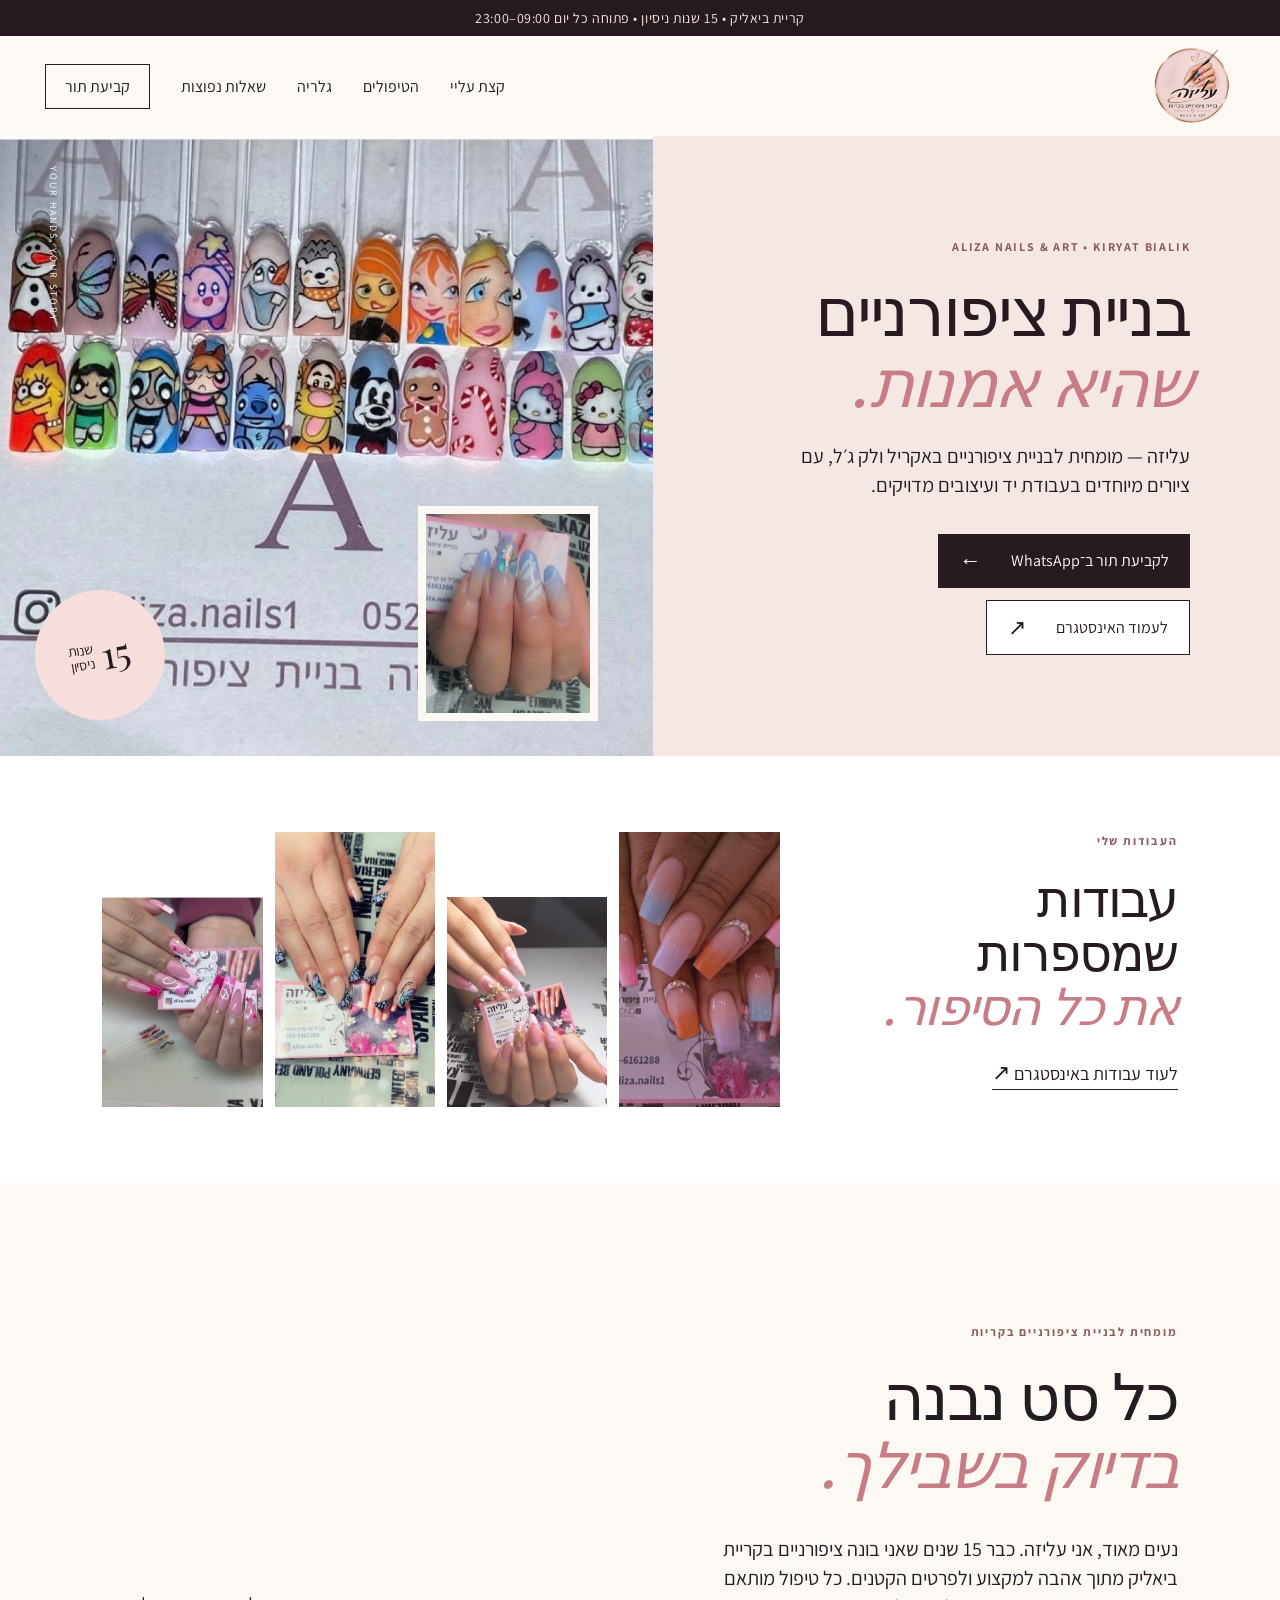
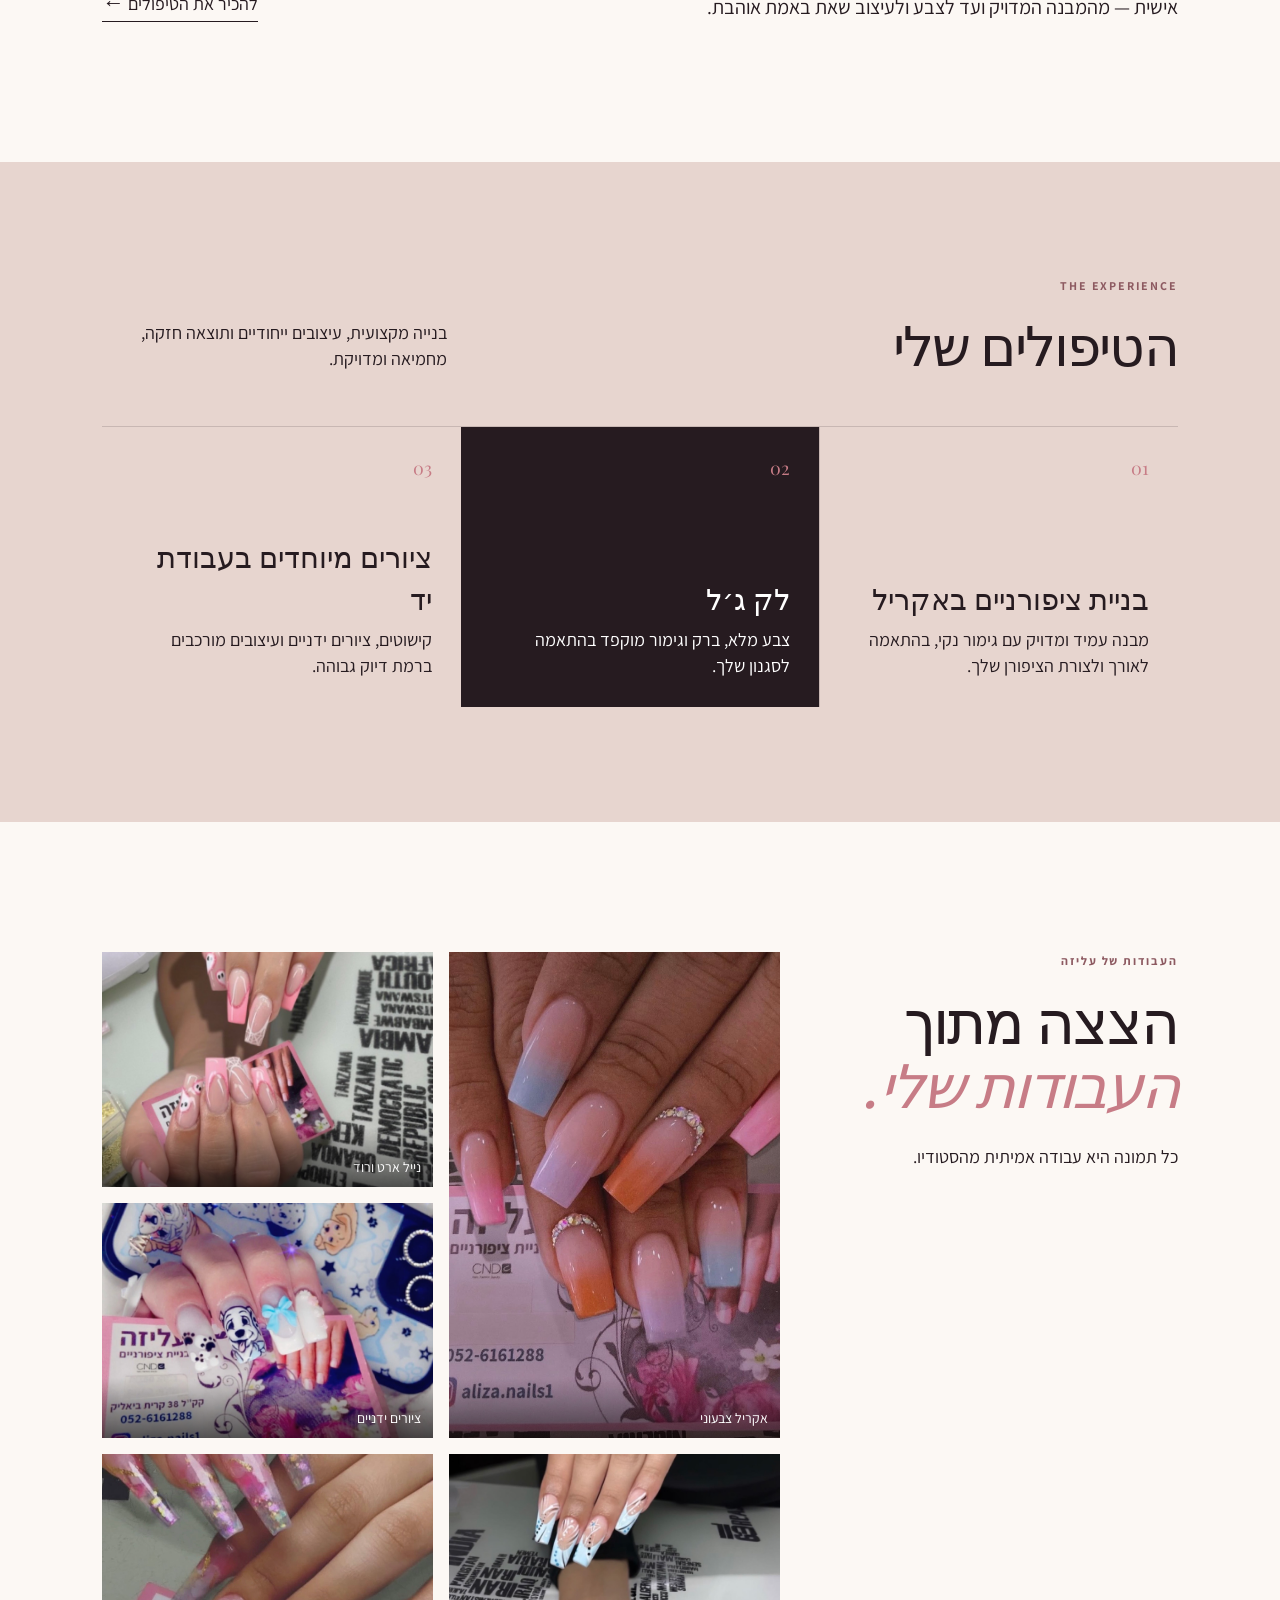
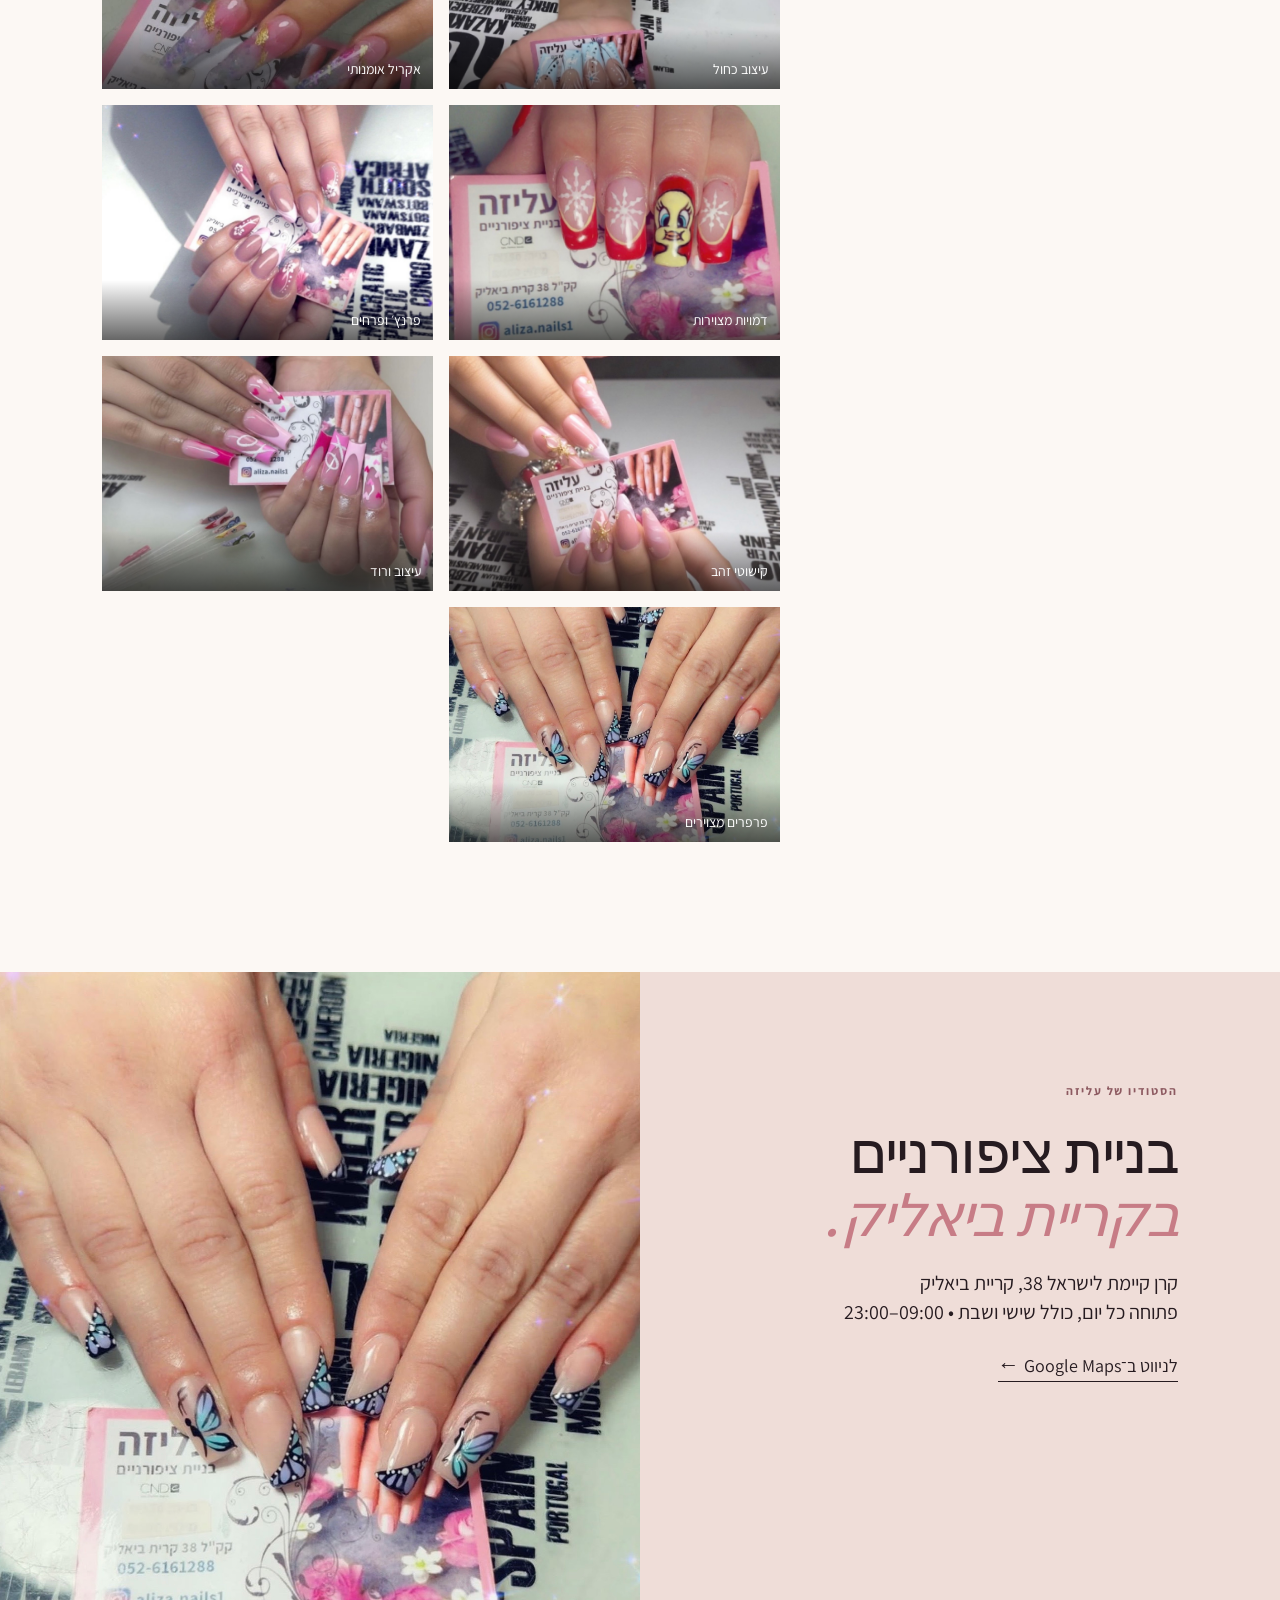
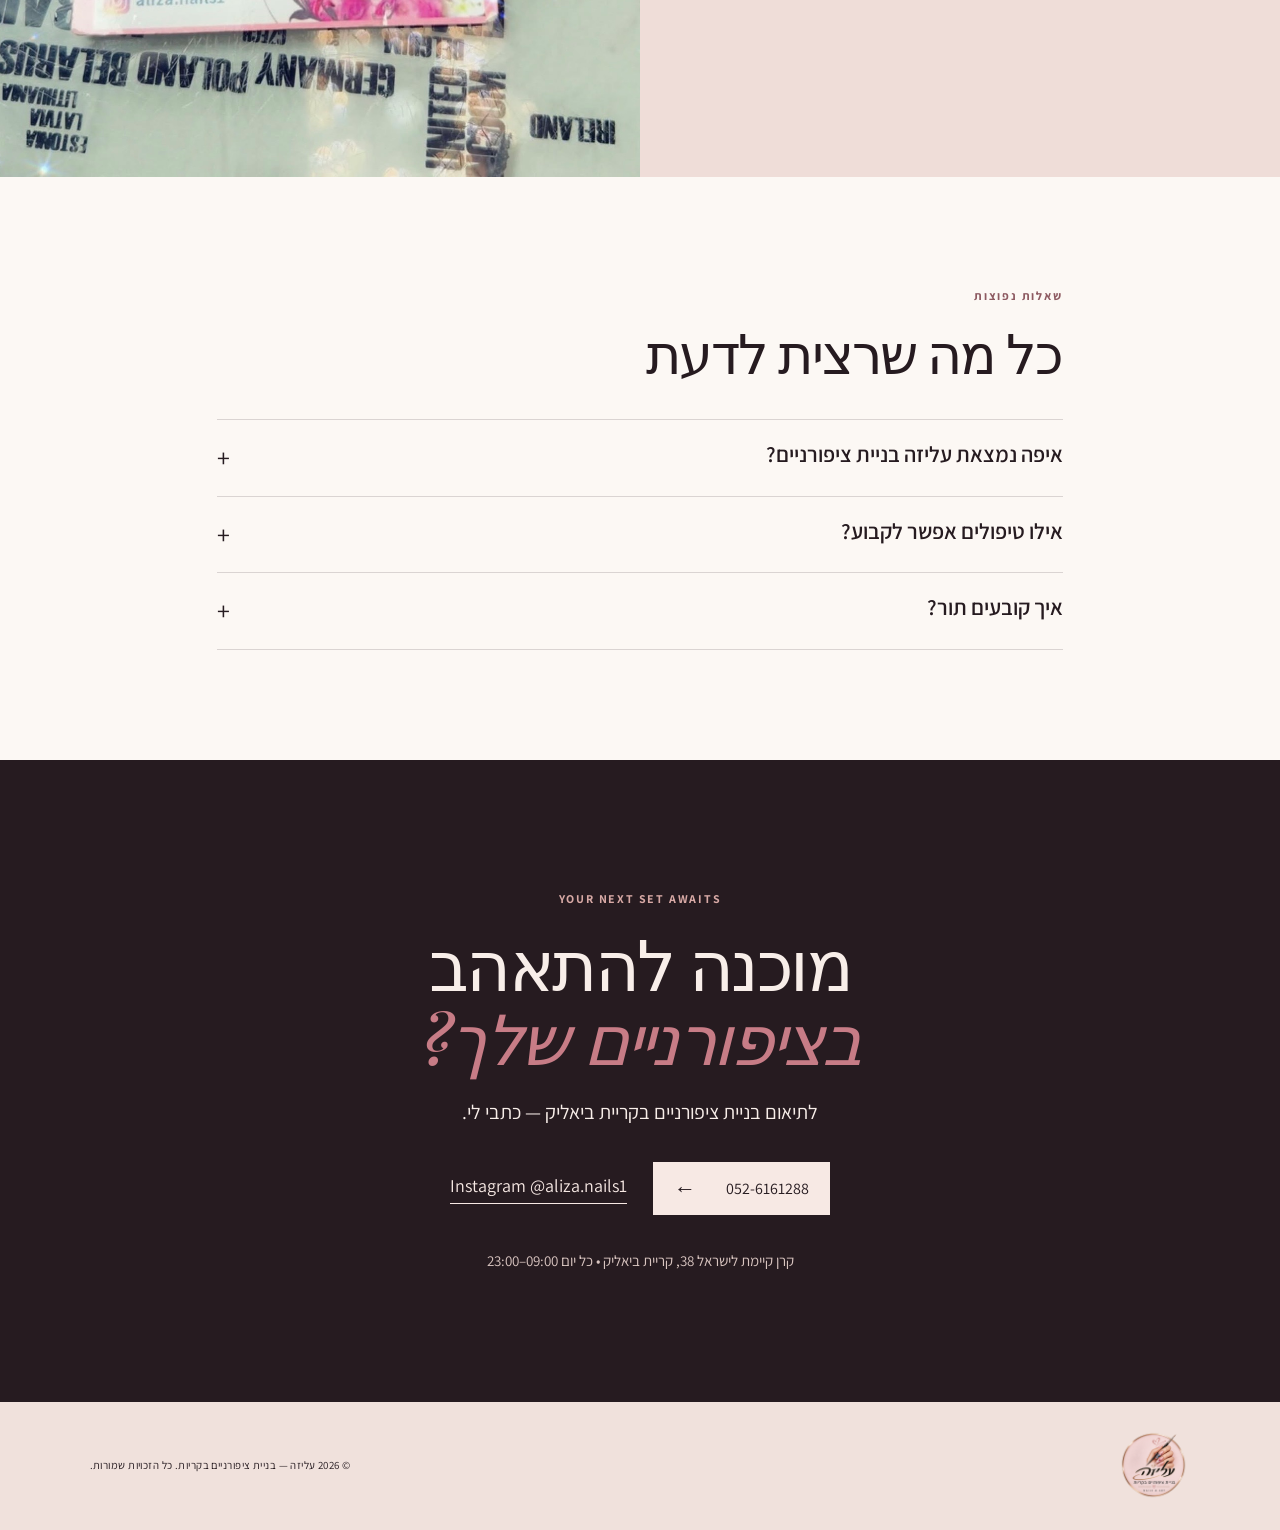
<file: index.html>
<!doctype html>
<html lang="he" dir="rtl">
<head>
  <meta charset="UTF-8"><meta name="viewport" content="width=device-width, initial-scale=1.0">
  <meta name="description" content="עליזה – מומחית לבניית ציפורניים בקריות. בנייה באקריל ובג׳ל, קישוטים וציורים ידניים מדויקים בקריית ביאליק. 15 שנות ניסיון. לתיאום: 052-6161288.">
  <meta name="keywords" content="בניית ציפורניים בקריות, בניית ציפורניים קרית ביאליק, עליזה בניית ציפורניים, בניית ציפורניים באקריל, בניית ציפורניים בג׳ל, נייל ארט קריות">
  <meta name="robots" content="index, follow, max-image-preview:large"><meta name="theme-color" content="#261b20">
  <link rel="canonical" href="https://alizanails.github.io/">
  <meta property="og:locale" content="he_IL"><meta property="og:type" content="website"><meta property="og:title" content="עליזה | בניית ציפורניים בקריות"><meta property="og:description" content="15 שנות ניסיון בבניית ציפורניים באקריל ובג׳ל ועיצובים ידניים בקריית ביאליק."><meta property="og:url" content="https://alizanails.github.io/"><meta property="og:image" content="https://alizanails.github.io/assets/gallery/red-french.jpeg">
  <title>בניית ציפורניים בקריות | עליזה – קריית ביאליק</title>
  <link rel="preconnect" href="https://fonts.googleapis.com"><link rel="preconnect" href="https://fonts.gstatic.com" crossorigin>
  <link href="https://fonts.googleapis.com/css2?family=Assistant:wght@400;500;600;700&family=Playfair+Display:ital,wght@0,500;0,600;0,700;1,600&display=swap" rel="stylesheet"><link rel="stylesheet" href="style.css"><link rel="stylesheet" href="enhancements.css">
  <script type="application/ld+json">{"@context":"https://schema.org","@type":"NailSalon","name":"בניית ציפורניים בקריות עליזה","alternateName":"Aliza Nails","url":"https://alizanails.github.io/","logo":"https://alizanails.github.io/assets/logo.png","image":"https://alizanails.github.io/assets/gallery/handpainted-characters.jpeg","description":"בניית ציפורניים באקריל, לק ג׳ל וציורים מיוחדים בעבודת יד בקריית ביאליק. 15 שנות ניסיון.","telephone":"+972526161288","address":{"@type":"PostalAddress","streetAddress":"קרן קיימת לישראל 38","addressLocality":"קריית ביאליק","addressCountry":"IL"},"openingHours":"Mo-Su 09:00-23:00","areaServed":["קריית ביאליק","קריות","קריית מוצקין","קריית ים","קריית אתא"],"sameAs":["https://www.instagram.com/aliza.nails1/"]}</script>
</head>
<body>
  <div class="announcement">קריית ביאליק • 15 שנות ניסיון • פתוחה כל יום 09:00–23:00</div>
  <header class="site-header"><a class="brand" href="#top" aria-label="עליזה - דף הבית"><img src="assets/logo.png" alt="עליזה – בניית ציפורניים בקריות"></a><button class="menu-toggle" aria-label="פתיחת תפריט" aria-expanded="false"><span></span><span></span></button><nav class="nav" aria-label="ניווט ראשי"><a href="#about">קצת עליי</a><a href="#services">הטיפולים</a><a href="#gallery">גלריה</a><a href="#faq">שאלות נפוצות</a><a class="nav-cta" href="#contact">קביעת תור</a></nav></header>
  <main id="top">
    <section class="hero"><div class="hero-copy"><p class="eyebrow">ALIZA NAILS &amp; ART • KIRYAT BIALIK</p><h1>בניית ציפורניים<br><em>שהיא אמנות.</em></h1><p class="hero-text">עליזה — מומחית לבניית ציפורניים באקריל ולק ג׳ל, עם ציורים מיוחדים בעבודת יד ועיצובים מדויקים.</p><div class="hero-actions"><a class="button button-dark" href="https://wa.me/972526161288?text=%D7%94%D7%99%D7%99%20%D7%A2%D7%9C%D7%99%D7%96%D7%94%2C%20%D7%90%D7%A9%D7%9E%D7%97%20%D7%9C%D7%AA%D7%90%D7%9D%20%D7%AA%D7%95%D7%A8" target="_blank" rel="noopener">לקביעת תור ב־WhatsApp <span>←</span></a><a class="button button-instagram" href="https://www.instagram.com/aliza.nails1/" target="_blank" rel="noopener">לעמוד האינסטגרם <span>↗</span></a></div></div><div class="hero-art"><img class="hero-main-image" src="assets/gallery/handpainted-characters.jpeg" alt="ציורים מיוחדים בעבודת יד על ציפורניים של עליזה" fetchpriority="high"><img class="hero-small-image" src="assets/gallery/blue-gel.jpeg" alt="בניית ציפורניים בג׳ל ועיצוב ידני"><div class="hero-stamp"><span>15</span> שנות<br>ניסיון</div><p class="photo-note">YOUR HANDS, YOUR STORY</p></div></section>
    <section class="featured-work"><div class="featured-heading"><p class="eyebrow">העבודות שלי</p><h2>עבודות שמספרות<br><em>את כל הסיפור.</em></h2><a class="text-link" href="https://www.instagram.com/aliza.nails1/" target="_blank" rel="noopener">לעוד עבודות באינסטגרם <span>↗</span></a></div><div class="featured-grid"><img src="assets/gallery/pastel-acrylic.jpeg" alt="בניית ציפורניים באקריל צבעונית" loading="lazy"><img src="assets/gallery/gold-flowers.jpeg" alt="קישוטים ופרחי זהב על ציפורניים" loading="lazy"><img src="assets/gallery/butterfly-nails.jpeg" alt="ציורי פרפרים בעבודת יד על ציפורניים" loading="lazy"><img src="assets/gallery/valentine-nails.jpeg" alt="עיצוב ורוד בעבודת יד" loading="lazy"></div></section>
    <section class="intro" id="about"><p class="eyebrow">מומחית לבניית ציפורניים בקריות</p><h2>כל סט נבנה<br><em>בדיוק בשבילך.</em></h2><div class="intro-bottom"><p>נעים מאוד, אני עליזה. כבר 15 שנים שאני בונה ציפורניים בקריית ביאליק מתוך אהבה למקצוע ולפרטים הקטנים. כל טיפול מותאם אישית — מהמבנה המדויק ועד לצבע ולעיצוב שאת באמת אוהבת.</p><a class="text-link" href="#services">להכיר את הטיפולים <span>←</span></a></div></section>
    <section class="services" id="services"><div class="section-head"><div><p class="eyebrow">THE EXPERIENCE</p><h2>הטיפולים שלי</h2></div><p>בנייה מקצועית, עיצובים ייחודיים ותוצאה חזקה, מחמיאה ומדויקת.</p></div><div class="service-grid"><article class="service-card"><span class="service-number">01</span><h3>בניית ציפורניים באקריל</h3><p>מבנה עמיד ומדויק עם גימור נקי, בהתאמה לאורך ולצורת הציפורן שלך.</p></article><article class="service-card featured"><span class="service-number">02</span><h3>לק ג׳ל</h3><p>צבע מלא, ברק וגימור מוקפד בהתאמה לסגנון שלך.</p></article><article class="service-card"><span class="service-number">03</span><h3>ציורים מיוחדים בעבודת יד</h3><p>קישוטים, ציורים ידניים ועיצובים מורכבים ברמת דיוק גבוהה.</p></article></div></section>
    <section class="gallery" id="gallery"><div class="gallery-title"><p class="eyebrow">העבודות של עליזה</p><h2>הצצה מתוך<br><em>העבודות שלי.</em></h2><p>כל תמונה היא עבודה אמיתית מהסטודיו.</p></div><div class="gallery-grid">
      <figure class="gallery-item tall"><img src="assets/gallery/pastel-acrylic.jpeg" alt="בניית ציפורניים אקריל צבעונית בקריות" loading="lazy"><figcaption>אקריל צבעוני</figcaption></figure><figure class="gallery-item"><img src="assets/gallery/pink-nail-art.jpeg" alt="נייל ארט ורוד בעבודת יד" loading="lazy"><figcaption>נייל ארט ורוד</figcaption></figure><figure class="gallery-item"><img src="assets/gallery/dalmatian-art.jpeg" alt="ציור ידני על ציפורניים דלמטי" loading="lazy"><figcaption>ציורים ידניים</figcaption></figure><figure class="gallery-item"><img src="assets/gallery/blue-nail-art.jpeg" alt="עיצוב ציפורניים כחול עם ציור ידני" loading="lazy"><figcaption>עיצוב כחול</figcaption></figure><figure class="gallery-item"><img src="assets/gallery/purple-foil.jpeg" alt="בניית ציפורניים צבעונית עם עלי זהב" loading="lazy"><figcaption>אקריל אומנותי</figcaption></figure><figure class="gallery-item"><img src="assets/gallery/tweety-art.jpeg" alt="ציור טוויטי ידני על ציפורניים" loading="lazy"><figcaption>דמויות מצוירות</figcaption></figure><figure class="gallery-item"><img src="assets/gallery/french-flowers.jpeg" alt="פרנץ׳ עדין עם פרחים בעיצוב ציפורניים" loading="lazy"><figcaption>פרנץ׳ ופרחים</figcaption></figure><figure class="gallery-item"><img src="assets/gallery/gold-flowers.jpeg" alt="עיצוב ציפורניים ורוד עם פרחי זהב" loading="lazy"><figcaption>קישוטי זהב</figcaption></figure><figure class="gallery-item"><img src="assets/gallery/valentine-nails.jpeg" alt="עיצוב ציפורניים ורוד לולנטיין" loading="lazy"><figcaption>עיצוב ורוד</figcaption></figure><figure class="gallery-item"><img src="assets/gallery/butterfly-nails.jpeg" alt="עיצוב פרפרים בעבודת יד על ציפורניים" loading="lazy"><figcaption>פרפרים מצוירים</figcaption></figure>
    </div></section>
    <section class="location"><div><p class="eyebrow">הסטודיו של עליזה</p><h2>בניית ציפורניים<br><em>בקריית ביאליק.</em></h2><p>קרן קיימת לישראל 38, קריית ביאליק<br>פתוחה כל יום, כולל שישי ושבת • 09:00–23:00</p><a class="text-link" href="https://www.google.com/maps/search/?api=1&query=%D7%A7%D7%A8%D7%9F+%D7%A7%D7%99%D7%99%D7%9E%D7%AA+%D7%9C%D7%99%D7%A9%D7%A8%D7%90%D7%9C+38+%D7%A7%D7%A8%D7%99%D7%99%D7%AA+%D7%91%D7%99%D7%90%D7%9C%D7%99%D7%A7" target="_blank" rel="noopener">לניווט ב־Google Maps <span>←</span></a></div><div class="location-image"><img src="assets/gallery/butterfly-nails.jpeg" alt="עיצוב פרפרים של עליזה בניית ציפורניים קריית ביאליק" loading="lazy"></div></section>
    <section class="faq" id="faq"><p class="eyebrow">שאלות נפוצות</p><h2>כל מה שרצית לדעת</h2><div class="faq-list"><details><summary>איפה נמצאת עליזה בניית ציפורניים?</summary><p>הסטודיו נמצא ברחוב קרן קיימת לישראל 38, קריית ביאליק, ונגיש ללקוחות מכל הקריות.</p></details><details><summary>אילו טיפולים אפשר לקבוע?</summary><p>בניית ציפורניים באקריל, בנייה בג׳ל, קישוטים, פרנץ׳, ציורים ידניים ועיצובים אישיים.</p></details><details><summary>איך קובעים תור?</summary><p>פשוט לוחצים על כפתור ה־WhatsApp באתר ושולחים הודעה לעליזה.</p></details></div></section>
    <section class="contact" id="contact"><p class="eyebrow">YOUR NEXT SET AWAITS</p><h2>מוכנה להתאהב<br><em>בציפורניים שלך?</em></h2><p>לתיאום בניית ציפורניים בקריית ביאליק — כתבי לי.</p><div class="contact-actions"><a class="button button-light" href="https://wa.me/972526161288?text=%D7%94%D7%99%D7%99%20%D7%A2%D7%9C%D7%99%D7%96%D7%94%2C%20%D7%90%D7%A9%D7%9E%D7%97%20%D7%9C%D7%AA%D7%90%D7%9D%20%D7%AA%D7%95%D7%A8" target="_blank" rel="noopener">052-6161288 <span>←</span></a><a class="instagram" href="https://www.instagram.com/aliza.nails1/" target="_blank" rel="noopener">Instagram <span>@aliza.nails1</span></a></div><address>קרן קיימת לישראל 38, קריית ביאליק • כל יום 09:00–23:00</address></section>
  </main>
  <footer><a class="brand" href="#top"><img src="assets/logo.png" alt="לוגו עליזה בניית ציפורניים"></a><p>© 2026 עליזה — בניית ציפורניים בקריות. כל הזכויות שמורות.</p></footer><script src="script.js"></script>
</body></html>
</file>
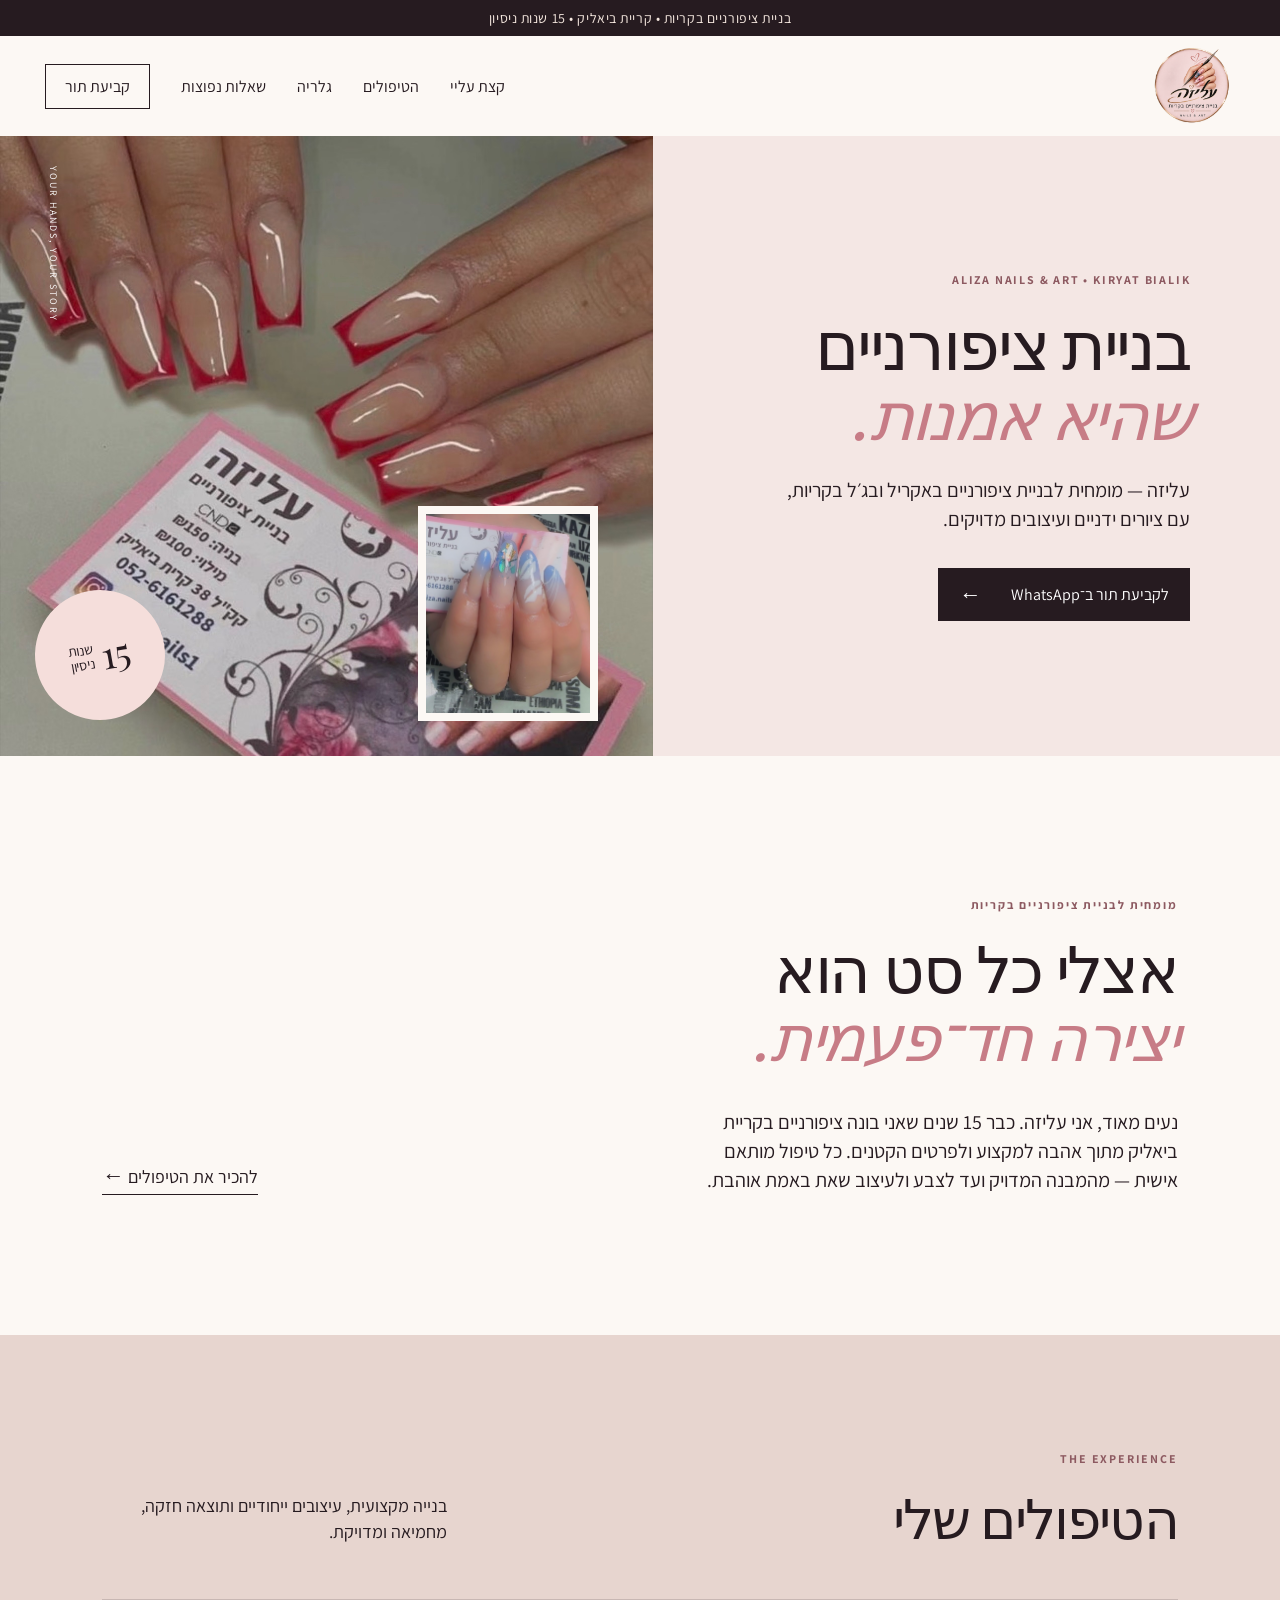
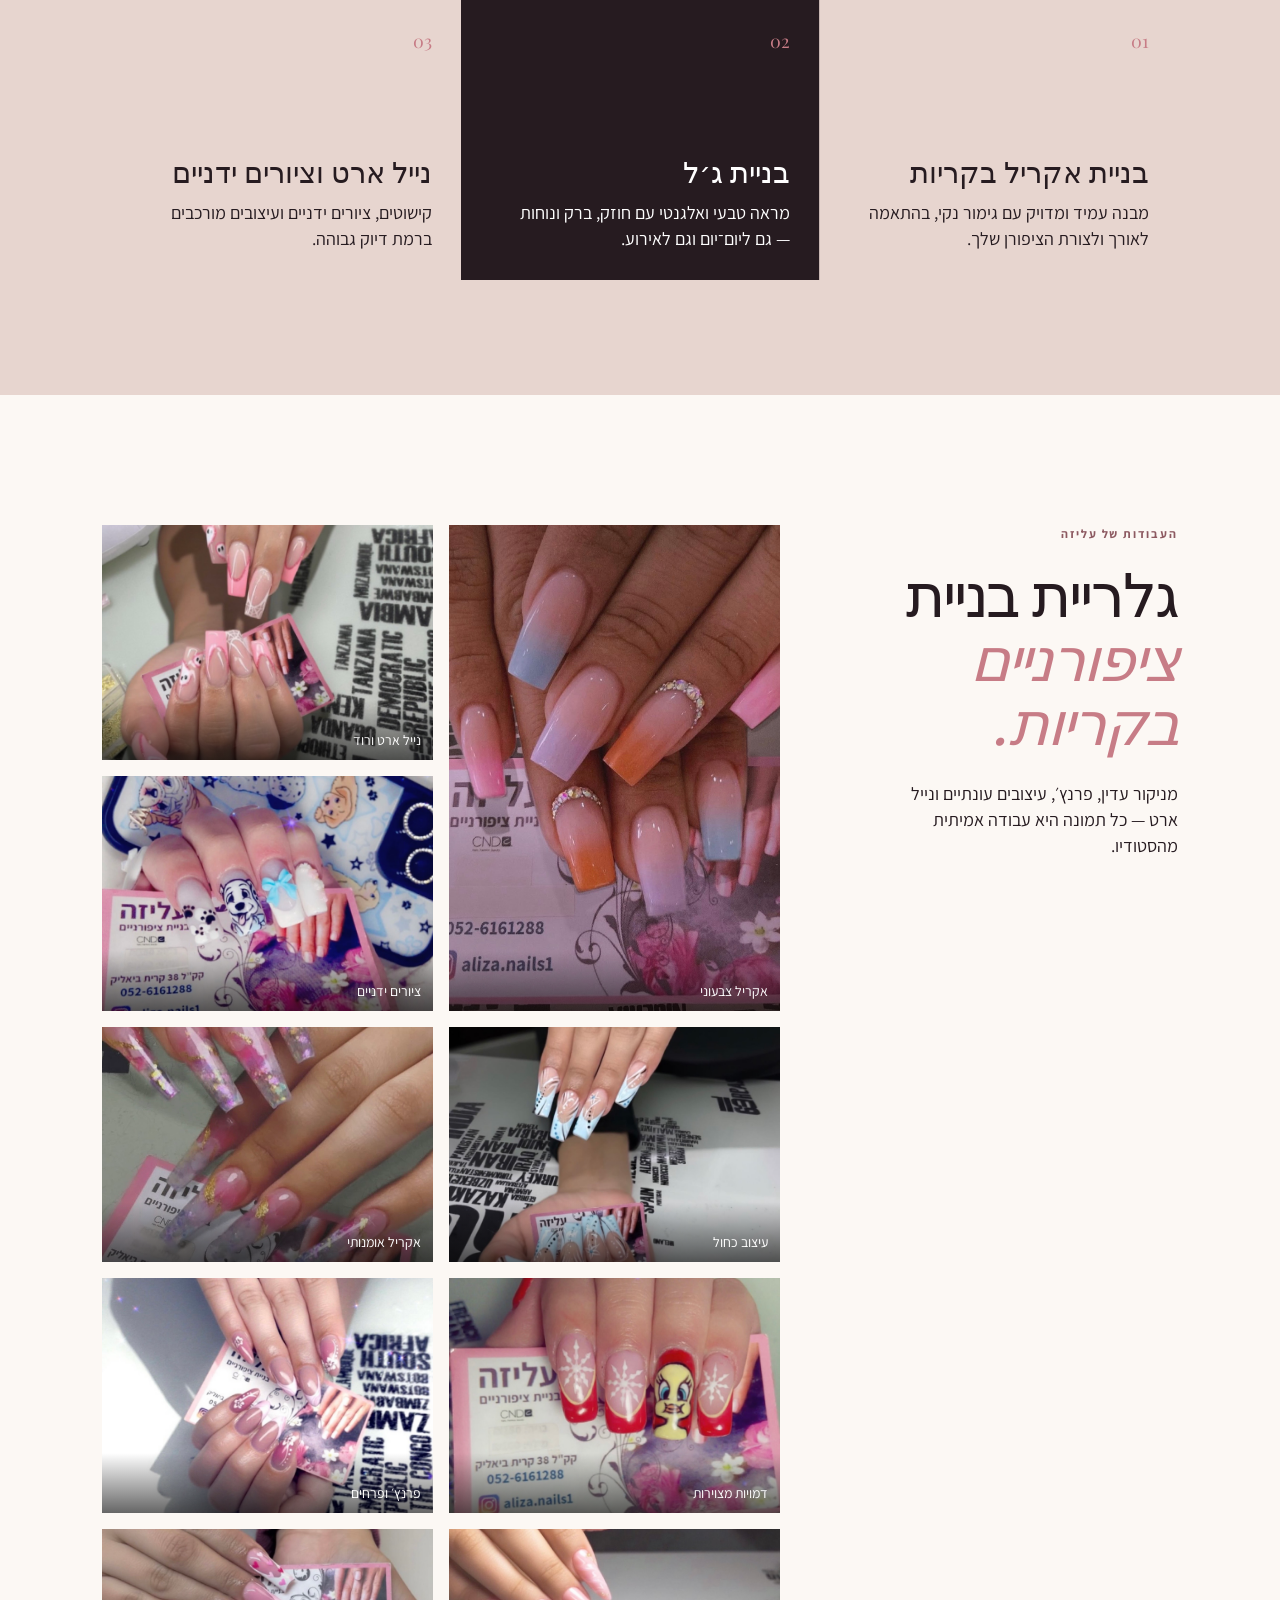
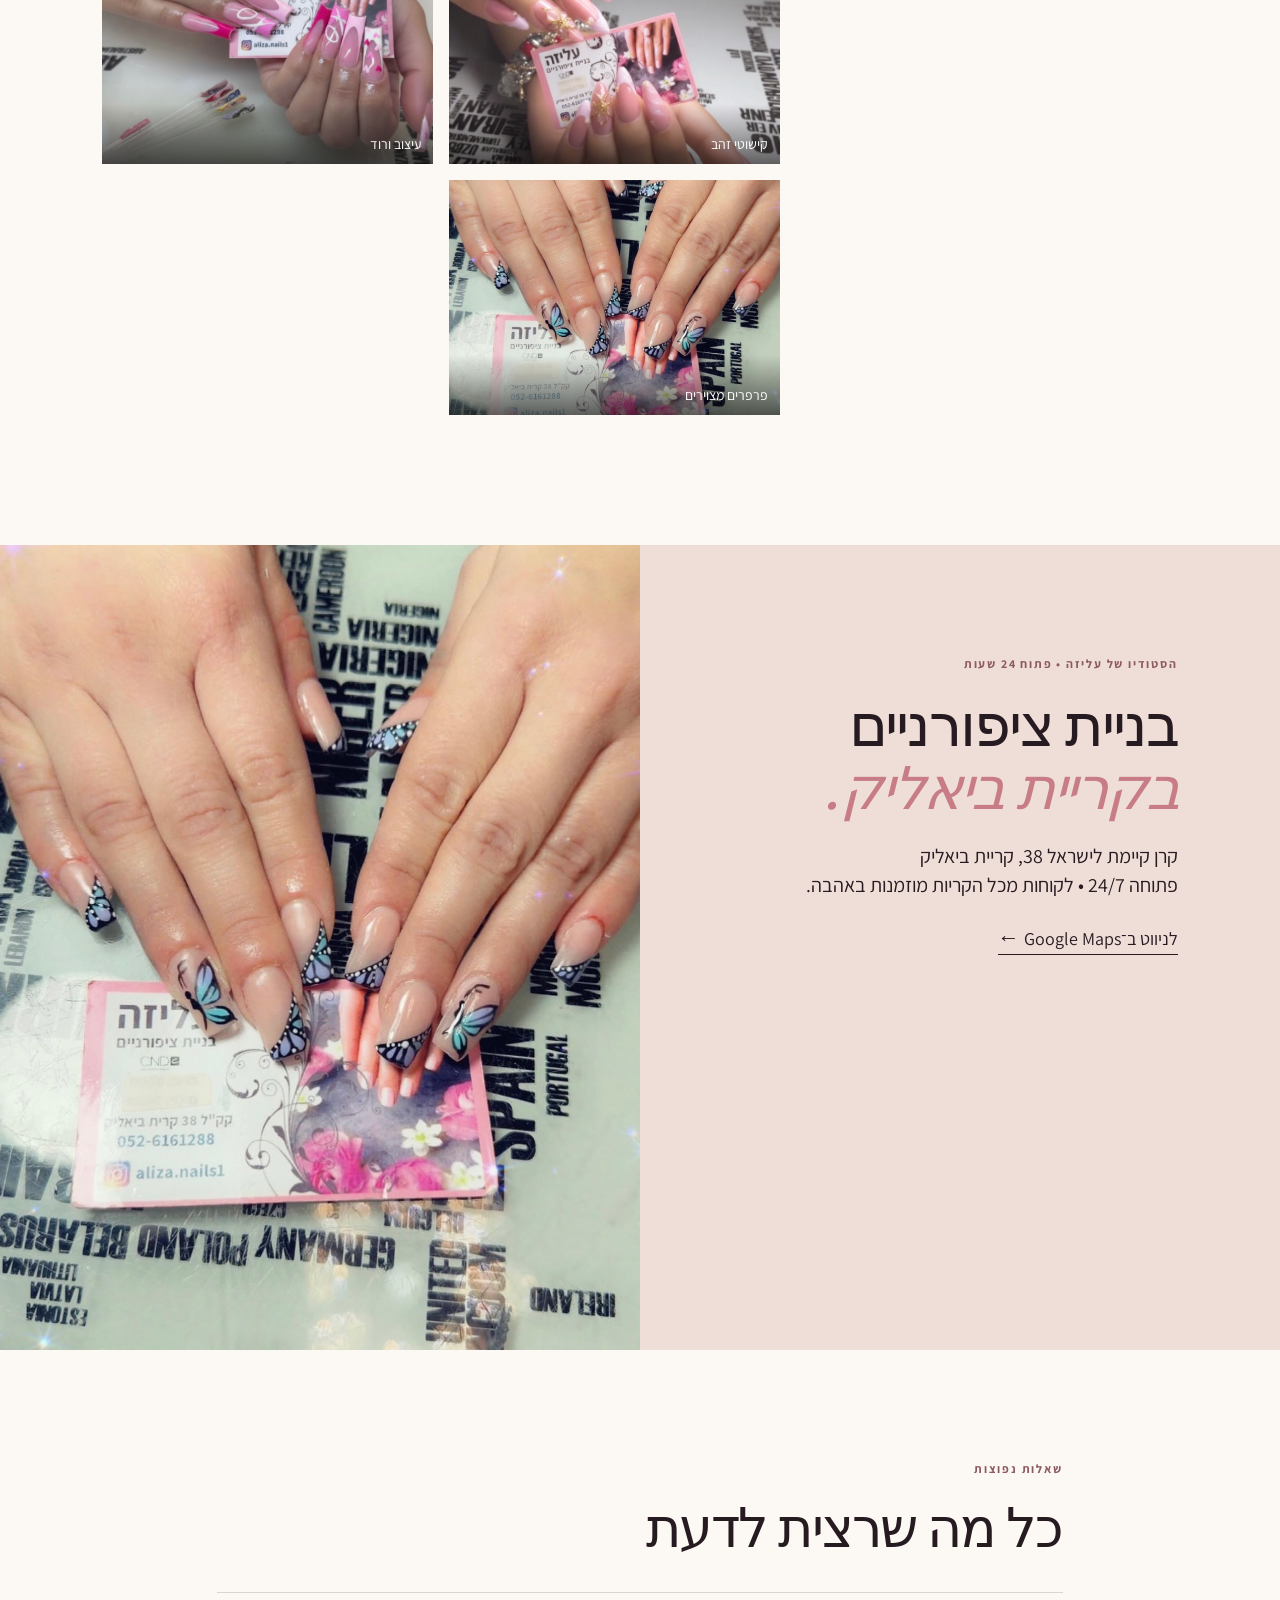
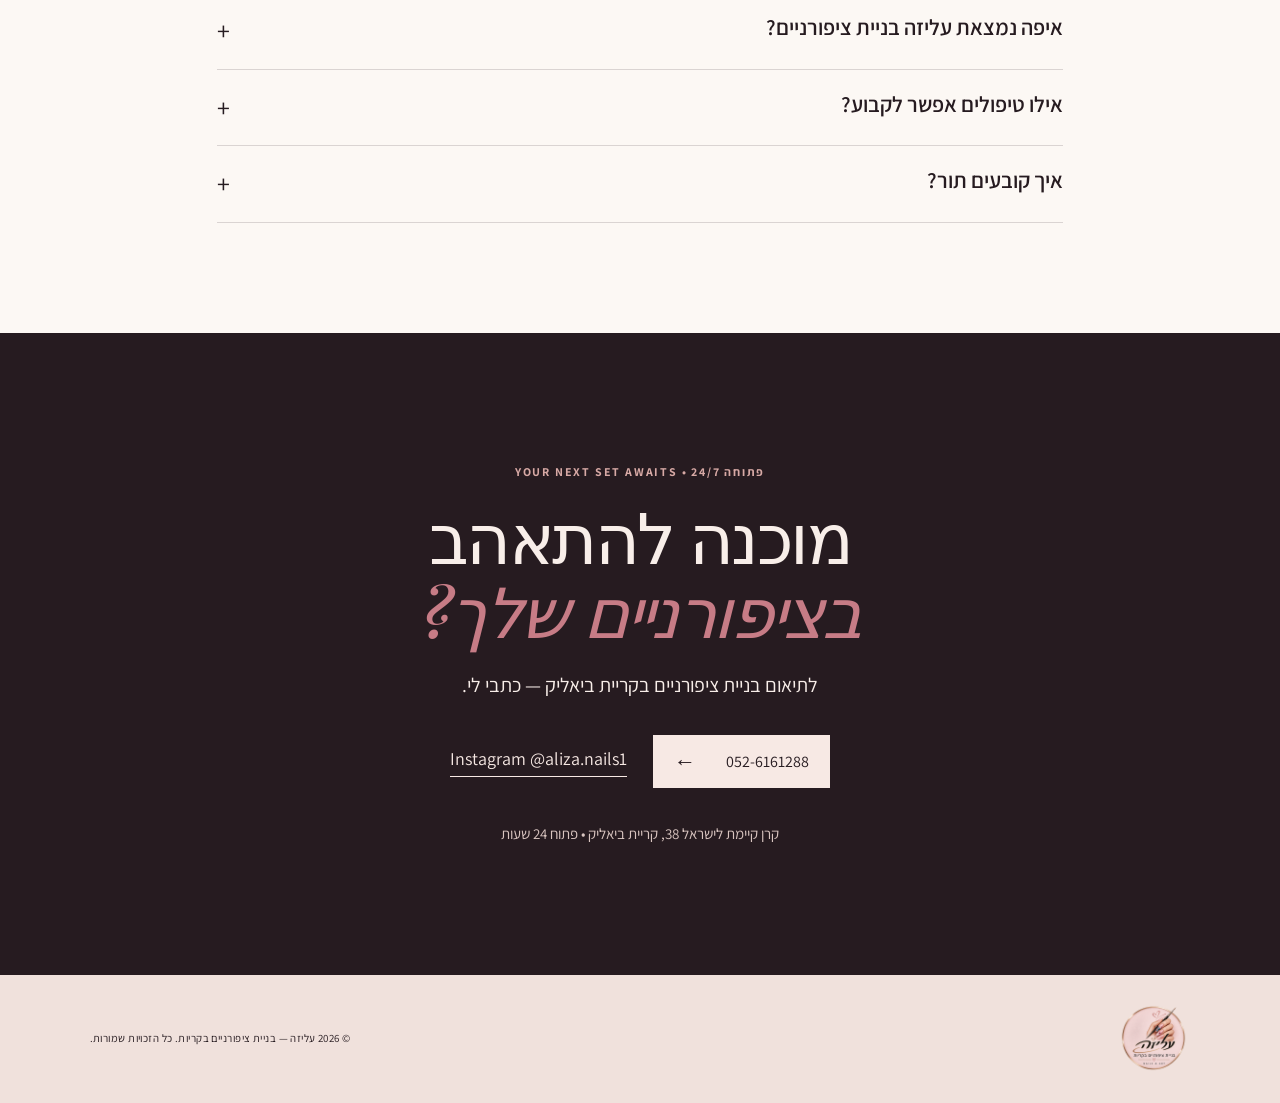
<file: aliza-nails-package/index.html>
<!doctype html>
<html lang="he" dir="rtl">
<head>
  <meta charset="UTF-8"><meta name="viewport" content="width=device-width, initial-scale=1.0">
  <meta name="description" content="עליזה – מומחית לבניית ציפורניים בקריות. בנייה באקריל ובג׳ל, קישוטים וציורים ידניים מדויקים בקריית ביאליק. 15 שנות ניסיון. לתיאום: 052-6161288.">
  <meta name="keywords" content="בניית ציפורניים בקריות, בניית ציפורניים קרית ביאליק, עליזה בניית ציפורניים, בניית ציפורניים באקריל, בניית ציפורניים בג׳ל, נייל ארט קריות">
  <meta name="robots" content="index, follow, max-image-preview:large"><meta name="theme-color" content="#261b20">
  <link rel="canonical" href="https://alizanails.github.io/">
  <meta property="og:locale" content="he_IL"><meta property="og:type" content="website"><meta property="og:title" content="עליזה | בניית ציפורניים בקריות"><meta property="og:description" content="15 שנות ניסיון בבניית ציפורניים באקריל ובג׳ל ועיצובים ידניים בקריית ביאליק."><meta property="og:url" content="https://alizanails.github.io/"><meta property="og:image" content="https://alizanails.github.io/assets/gallery/red-french.jpeg">
  <title>בניית ציפורניים בקריות | עליזה – קריית ביאליק</title>
  <link rel="preconnect" href="https://fonts.googleapis.com"><link rel="preconnect" href="https://fonts.gstatic.com" crossorigin>
  <link href="https://fonts.googleapis.com/css2?family=Assistant:wght@400;500;600;700&family=Playfair+Display:ital,wght@0,500;0,600;0,700;1,600&display=swap" rel="stylesheet"><link rel="stylesheet" href="style.css">
  <script type="application/ld+json">{"@context":"https://schema.org","@type":"NailSalon","name":"בניית ציפורניים בקריות עליזה","alternateName":"Aliza Nails","url":"https://alizanails.github.io/","logo":"https://alizanails.github.io/assets/logo.png","image":"https://alizanails.github.io/assets/gallery/red-french.jpeg","description":"בניית ציפורניים באקריל ובג׳ל, ציורים ידניים וקישוטים בקריית ביאליק. 15 שנות ניסיון וזמינות 24 שעות.","telephone":"+972526161288","address":{"@type":"PostalAddress","streetAddress":"קרן קיימת לישראל 38","addressLocality":"קריית ביאליק","addressCountry":"IL"},"openingHours":"Mo-Su 00:00-23:59","areaServed":["קריית ביאליק","קריות","קריית מוצקין","קריית ים","קריית אתא"],"sameAs":["https://www.instagram.com/aliza.nails1/"]}</script>
</head>
<body>
  <div class="announcement">בניית ציפורניים בקריות • קריית ביאליק • 15 שנות ניסיון</div>
  <header class="site-header"><a class="brand" href="#top" aria-label="עליזה - דף הבית"><img src="assets/logo.png" alt="עליזה – בניית ציפורניים בקריות"></a><button class="menu-toggle" aria-label="פתיחת תפריט" aria-expanded="false"><span></span><span></span></button><nav class="nav" aria-label="ניווט ראשי"><a href="#about">קצת עליי</a><a href="#services">הטיפולים</a><a href="#gallery">גלריה</a><a href="#faq">שאלות נפוצות</a><a class="nav-cta" href="#contact">קביעת תור</a></nav></header>
  <main id="top">
    <section class="hero"><div class="hero-copy"><p class="eyebrow">ALIZA NAILS &amp; ART • KIRYAT BIALIK</p><h1>בניית ציפורניים<br><em>שהיא אמנות.</em></h1><p class="hero-text">עליזה — מומחית לבניית ציפורניים באקריל ובג׳ל בקריות, עם ציורים ידניים ועיצובים מדויקים.</p><a class="button button-dark" href="https://wa.me/972526161288?text=%D7%94%D7%99%D7%99%20%D7%A2%D7%9C%D7%99%D7%96%D7%94%2C%20%D7%90%D7%A9%D7%9E%D7%97%20%D7%9C%D7%AA%D7%90%D7%9D%20%D7%AA%D7%95%D7%A8" target="_blank" rel="noopener">לקביעת תור ב־WhatsApp <span>←</span></a></div><div class="hero-art"><img class="hero-main-image" src="assets/gallery/red-french.jpeg" alt="בניית ציפורניים באקריל עם פרנץ׳ אדום – עליזה בקריות" fetchpriority="high"><img class="hero-small-image" src="assets/gallery/blue-gel.jpeg" alt="בניית ציפורניים בג׳ל ועיצוב ידני"><div class="hero-stamp"><span>15</span> שנות<br>ניסיון</div><p class="photo-note">YOUR HANDS, YOUR STORY</p></div></section>
    <section class="intro" id="about"><p class="eyebrow">מומחית לבניית ציפורניים בקריות</p><h2>אצלי כל סט הוא<br><em>יצירה חד־פעמית.</em></h2><div class="intro-bottom"><p>נעים מאוד, אני עליזה. כבר 15 שנים שאני בונה ציפורניים בקריית ביאליק מתוך אהבה למקצוע ולפרטים הקטנים. כל טיפול מותאם אישית — מהמבנה המדויק ועד לצבע ולעיצוב שאת באמת אוהבת.</p><a class="text-link" href="#services">להכיר את הטיפולים <span>←</span></a></div></section>
    <section class="services" id="services"><div class="section-head"><div><p class="eyebrow">THE EXPERIENCE</p><h2>הטיפולים שלי</h2></div><p>בנייה מקצועית, עיצובים ייחודיים ותוצאה חזקה, מחמיאה ומדויקת.</p></div><div class="service-grid"><article class="service-card"><span class="service-number">01</span><h3>בניית אקריל בקריות</h3><p>מבנה עמיד ומדויק עם גימור נקי, בהתאמה לאורך ולצורת הציפורן שלך.</p></article><article class="service-card featured"><span class="service-number">02</span><h3>בניית ג׳ל</h3><p>מראה טבעי ואלגנטי עם חוזק, ברק ונוחות — גם ליום־יום וגם לאירוע.</p></article><article class="service-card"><span class="service-number">03</span><h3>נייל ארט וציורים ידניים</h3><p>קישוטים, ציורים ידניים ועיצובים מורכבים ברמת דיוק גבוהה.</p></article></div></section>
    <section class="gallery" id="gallery"><div class="gallery-title"><p class="eyebrow">העבודות של עליזה</p><h2>גלריית בניית<br><em>ציפורניים בקריות.</em></h2><p>מניקור עדין, פרנץ׳, עיצובים עונתיים ונייל ארט — כל תמונה היא עבודה אמיתית מהסטודיו.</p></div><div class="gallery-grid">
      <figure class="gallery-item tall"><img src="assets/gallery/pastel-acrylic.jpeg" alt="בניית ציפורניים אקריל צבעונית בקריות" loading="lazy"><figcaption>אקריל צבעוני</figcaption></figure><figure class="gallery-item"><img src="assets/gallery/pink-nail-art.jpeg" alt="נייל ארט ורוד בעבודת יד" loading="lazy"><figcaption>נייל ארט ורוד</figcaption></figure><figure class="gallery-item"><img src="assets/gallery/dalmatian-art.jpeg" alt="ציור ידני על ציפורניים דלמטי" loading="lazy"><figcaption>ציורים ידניים</figcaption></figure><figure class="gallery-item"><img src="assets/gallery/blue-nail-art.jpeg" alt="עיצוב ציפורניים כחול עם ציור ידני" loading="lazy"><figcaption>עיצוב כחול</figcaption></figure><figure class="gallery-item"><img src="assets/gallery/purple-foil.jpeg" alt="בניית ציפורניים צבעונית עם עלי זהב" loading="lazy"><figcaption>אקריל אומנותי</figcaption></figure><figure class="gallery-item"><img src="assets/gallery/tweety-art.jpeg" alt="ציור טוויטי ידני על ציפורניים" loading="lazy"><figcaption>דמויות מצוירות</figcaption></figure><figure class="gallery-item"><img src="assets/gallery/french-flowers.jpeg" alt="פרנץ׳ עדין עם פרחים בעיצוב ציפורניים" loading="lazy"><figcaption>פרנץ׳ ופרחים</figcaption></figure><figure class="gallery-item"><img src="assets/gallery/gold-flowers.jpeg" alt="עיצוב ציפורניים ורוד עם פרחי זהב" loading="lazy"><figcaption>קישוטי זהב</figcaption></figure><figure class="gallery-item"><img src="assets/gallery/valentine-nails.jpeg" alt="עיצוב ציפורניים ורוד לולנטיין" loading="lazy"><figcaption>עיצוב ורוד</figcaption></figure><figure class="gallery-item"><img src="assets/gallery/butterfly-nails.jpeg" alt="עיצוב פרפרים בעבודת יד על ציפורניים" loading="lazy"><figcaption>פרפרים מצוירים</figcaption></figure>
    </div></section>
    <section class="location"><div><p class="eyebrow">הסטודיו של עליזה • פתוח 24 שעות</p><h2>בניית ציפורניים<br><em>בקריית ביאליק.</em></h2><p>קרן קיימת לישראל 38, קריית ביאליק<br>פתוחה 24/7 • לקוחות מכל הקריות מוזמנות באהבה.</p><a class="text-link" href="https://www.google.com/maps/search/?api=1&query=%D7%A7%D7%A8%D7%9F+%D7%A7%D7%99%D7%99%D7%9E%D7%AA+%D7%9C%D7%99%D7%A9%D7%A8%D7%90%D7%9C+38+%D7%A7%D7%A8%D7%99%D7%99%D7%AA+%D7%91%D7%99%D7%90%D7%9C%D7%99%D7%A7" target="_blank" rel="noopener">לניווט ב־Google Maps <span>←</span></a></div><div class="location-image"><img src="assets/gallery/butterfly-nails.jpeg" alt="עיצוב פרפרים של עליזה בניית ציפורניים קריית ביאליק" loading="lazy"></div></section>
    <section class="faq" id="faq"><p class="eyebrow">שאלות נפוצות</p><h2>כל מה שרצית לדעת</h2><div class="faq-list"><details><summary>איפה נמצאת עליזה בניית ציפורניים?</summary><p>הסטודיו נמצא ברחוב קרן קיימת לישראל 38, קריית ביאליק, ונגיש ללקוחות מכל הקריות.</p></details><details><summary>אילו טיפולים אפשר לקבוע?</summary><p>בניית ציפורניים באקריל, בנייה בג׳ל, קישוטים, פרנץ׳, ציורים ידניים ועיצובים אישיים.</p></details><details><summary>איך קובעים תור?</summary><p>פשוט לוחצים על כפתור ה־WhatsApp באתר ושולחים הודעה לעליזה.</p></details></div></section>
    <section class="contact" id="contact"><p class="eyebrow">פתוחה 24/7 • YOUR NEXT SET AWAITS</p><h2>מוכנה להתאהב<br><em>בציפורניים שלך?</em></h2><p>לתיאום בניית ציפורניים בקריית ביאליק — כתבי לי.</p><div class="contact-actions"><a class="button button-light" href="https://wa.me/972526161288?text=%D7%94%D7%99%D7%99%20%D7%A2%D7%9C%D7%99%D7%96%D7%94%2C%20%D7%90%D7%A9%D7%9E%D7%97%20%D7%9C%D7%AA%D7%90%D7%9D%20%D7%AA%D7%95%D7%A8" target="_blank" rel="noopener">052-6161288 <span>←</span></a><a class="instagram" href="https://www.instagram.com/aliza.nails1/" target="_blank" rel="noopener">Instagram <span>@aliza.nails1</span></a></div><address>קרן קיימת לישראל 38, קריית ביאליק • פתוח 24 שעות</address></section>
  </main>
  <footer><a class="brand" href="#top"><img src="assets/logo.png" alt="לוגו עליזה בניית ציפורניים"></a><p>© 2026 עליזה — בניית ציפורניים בקריות. כל הזכויות שמורות.</p></footer><script src="script.js"></script>
</body></html>
</file>
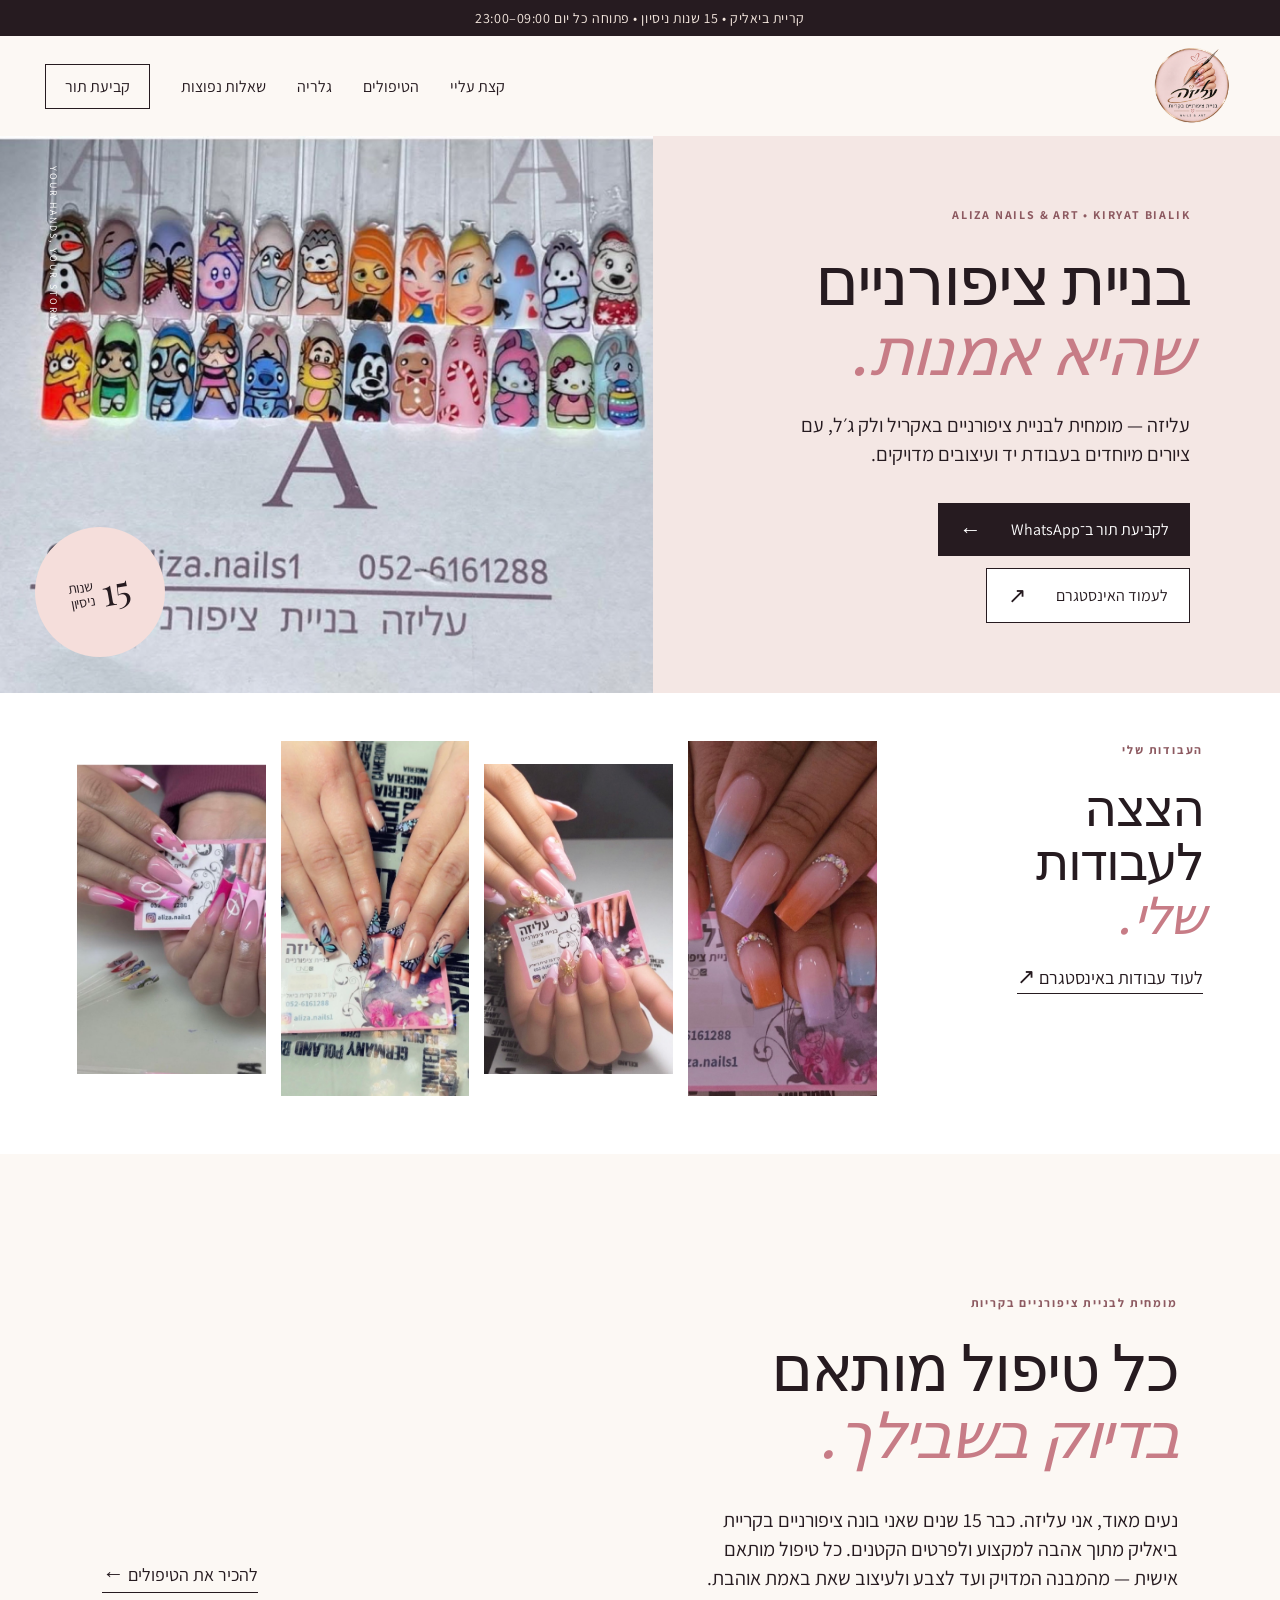
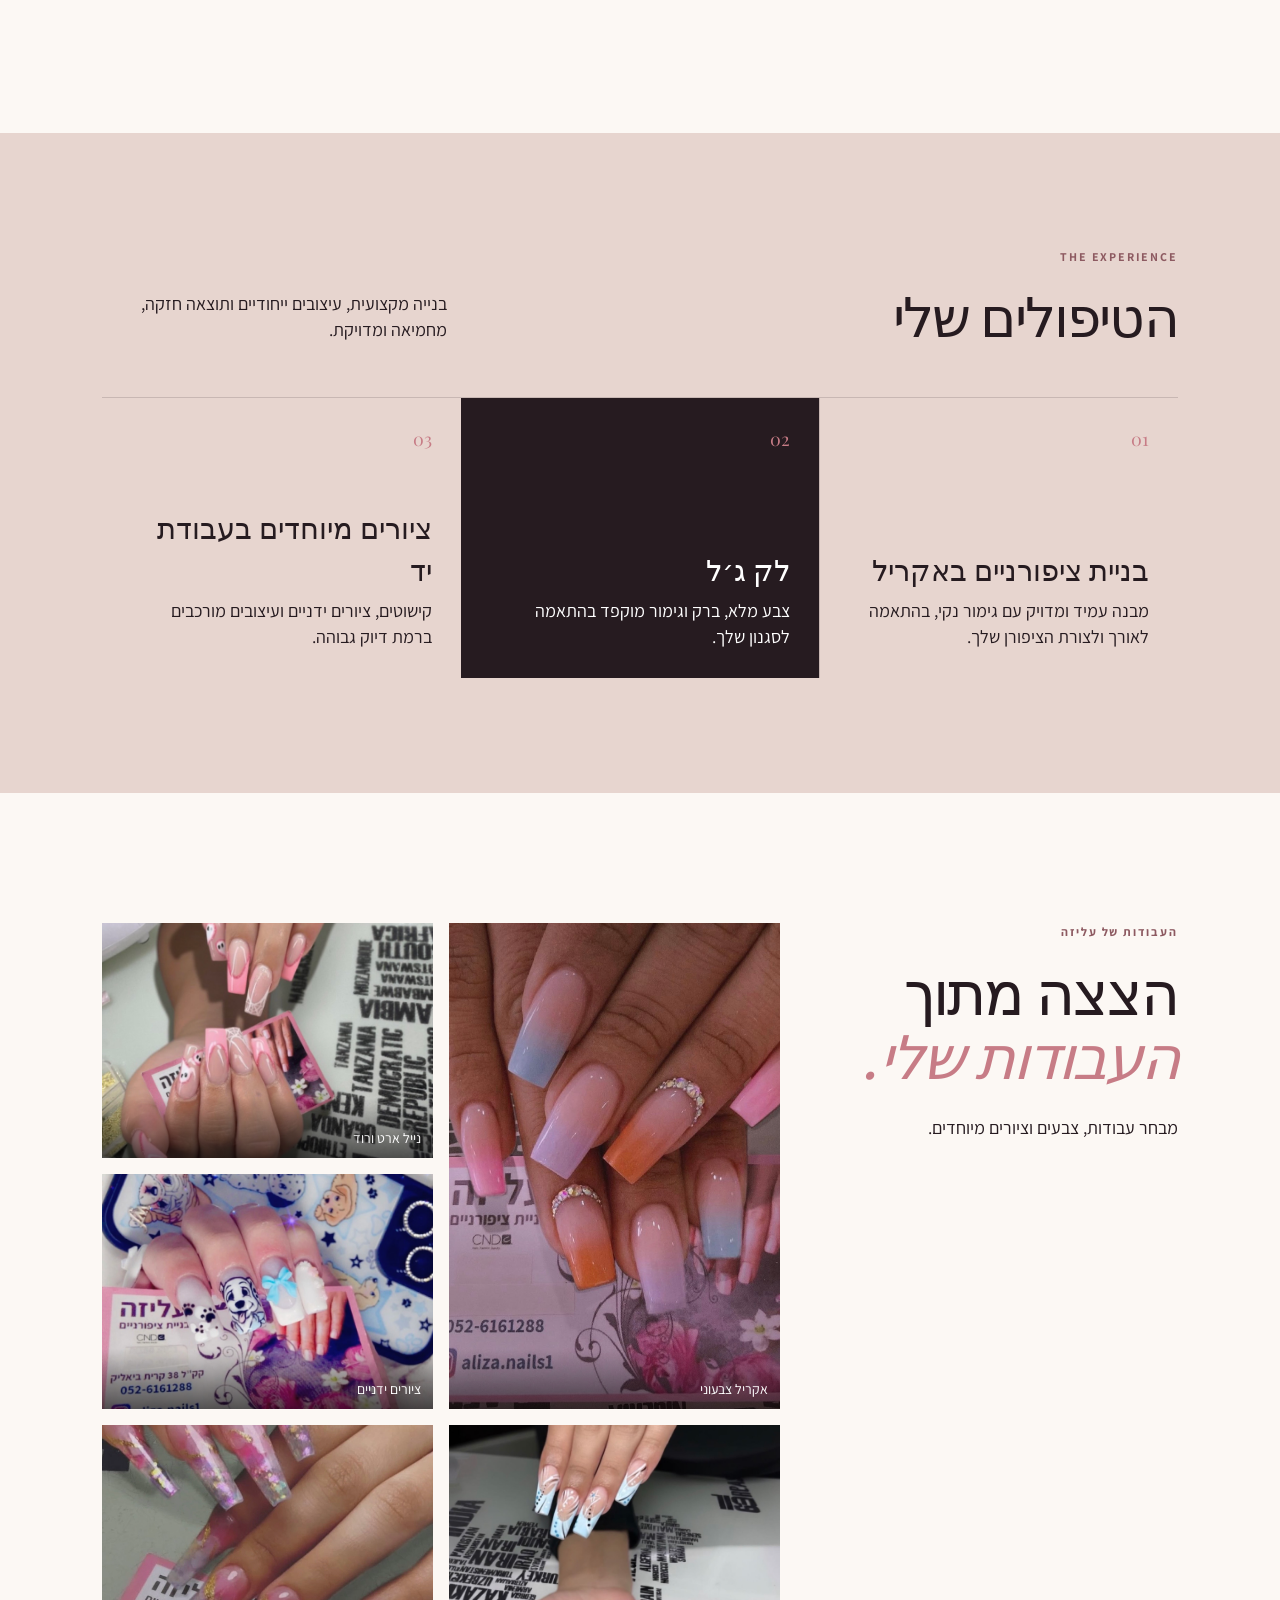
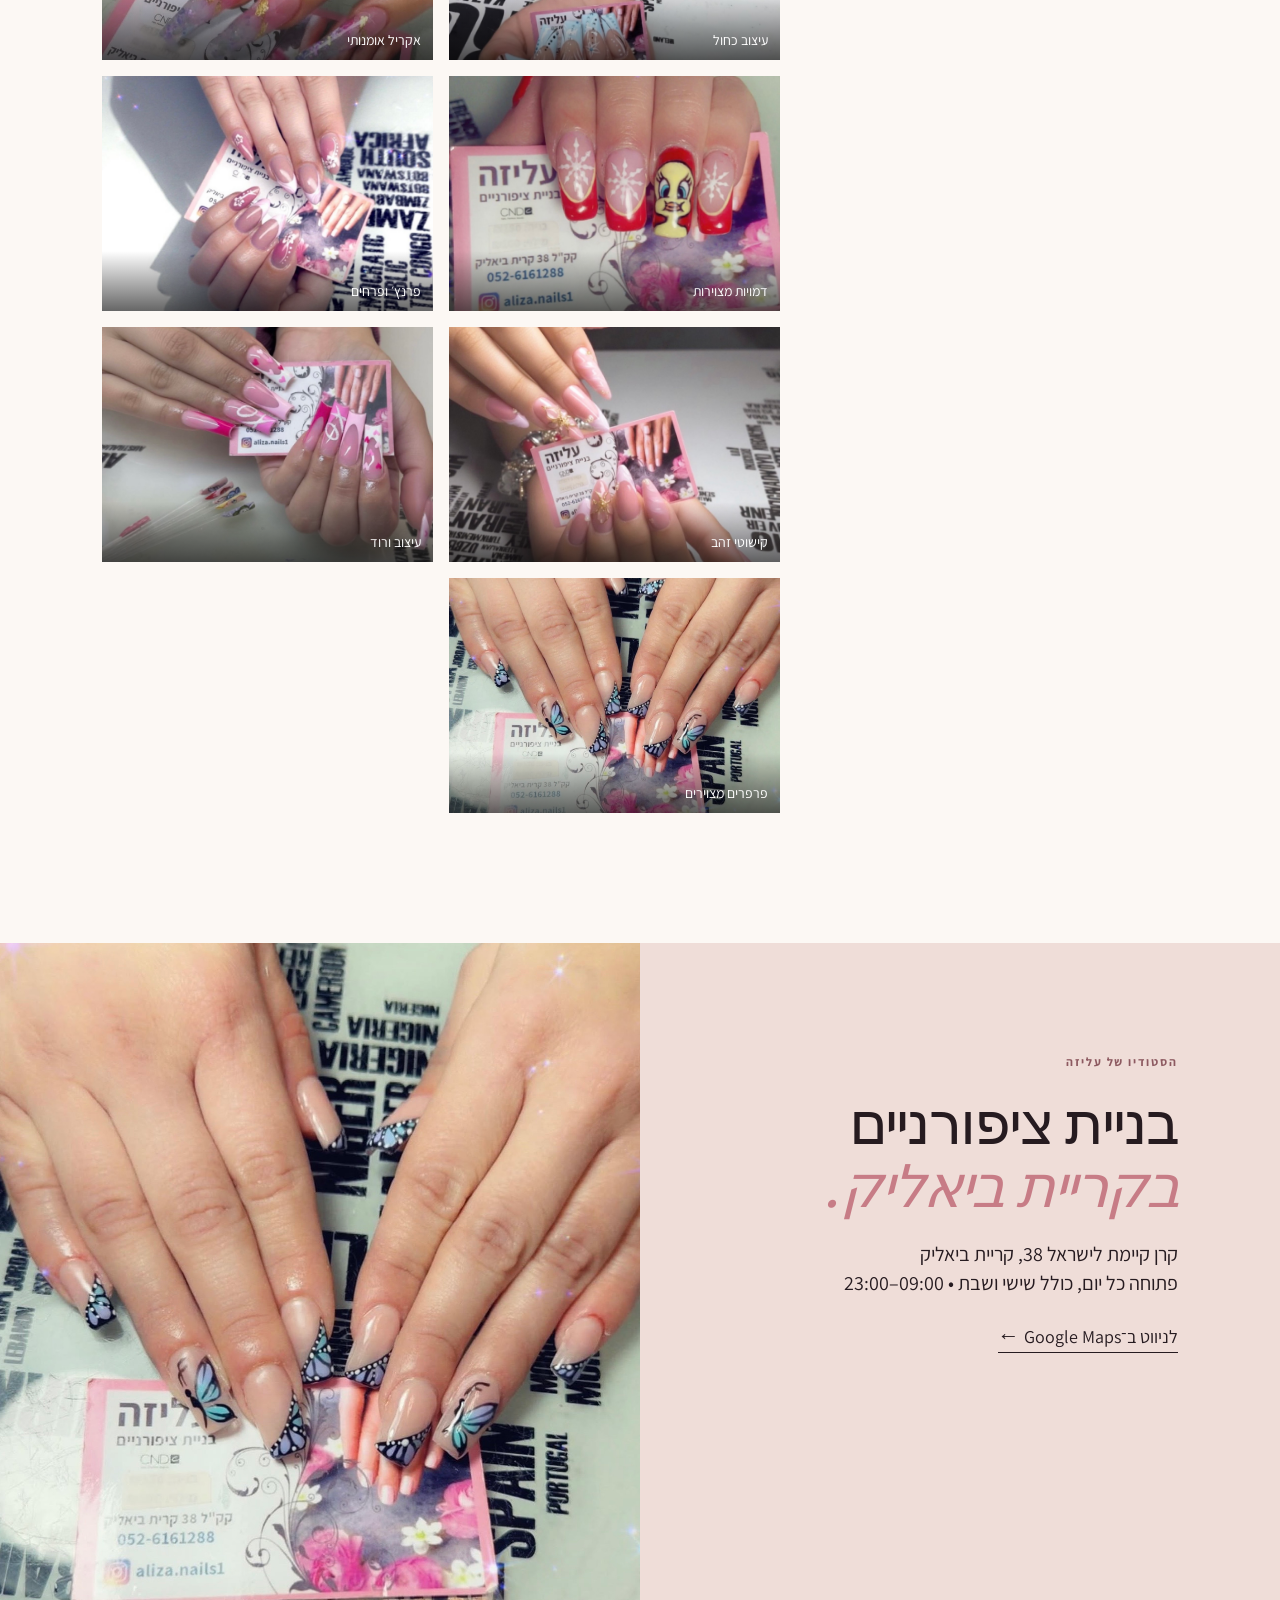
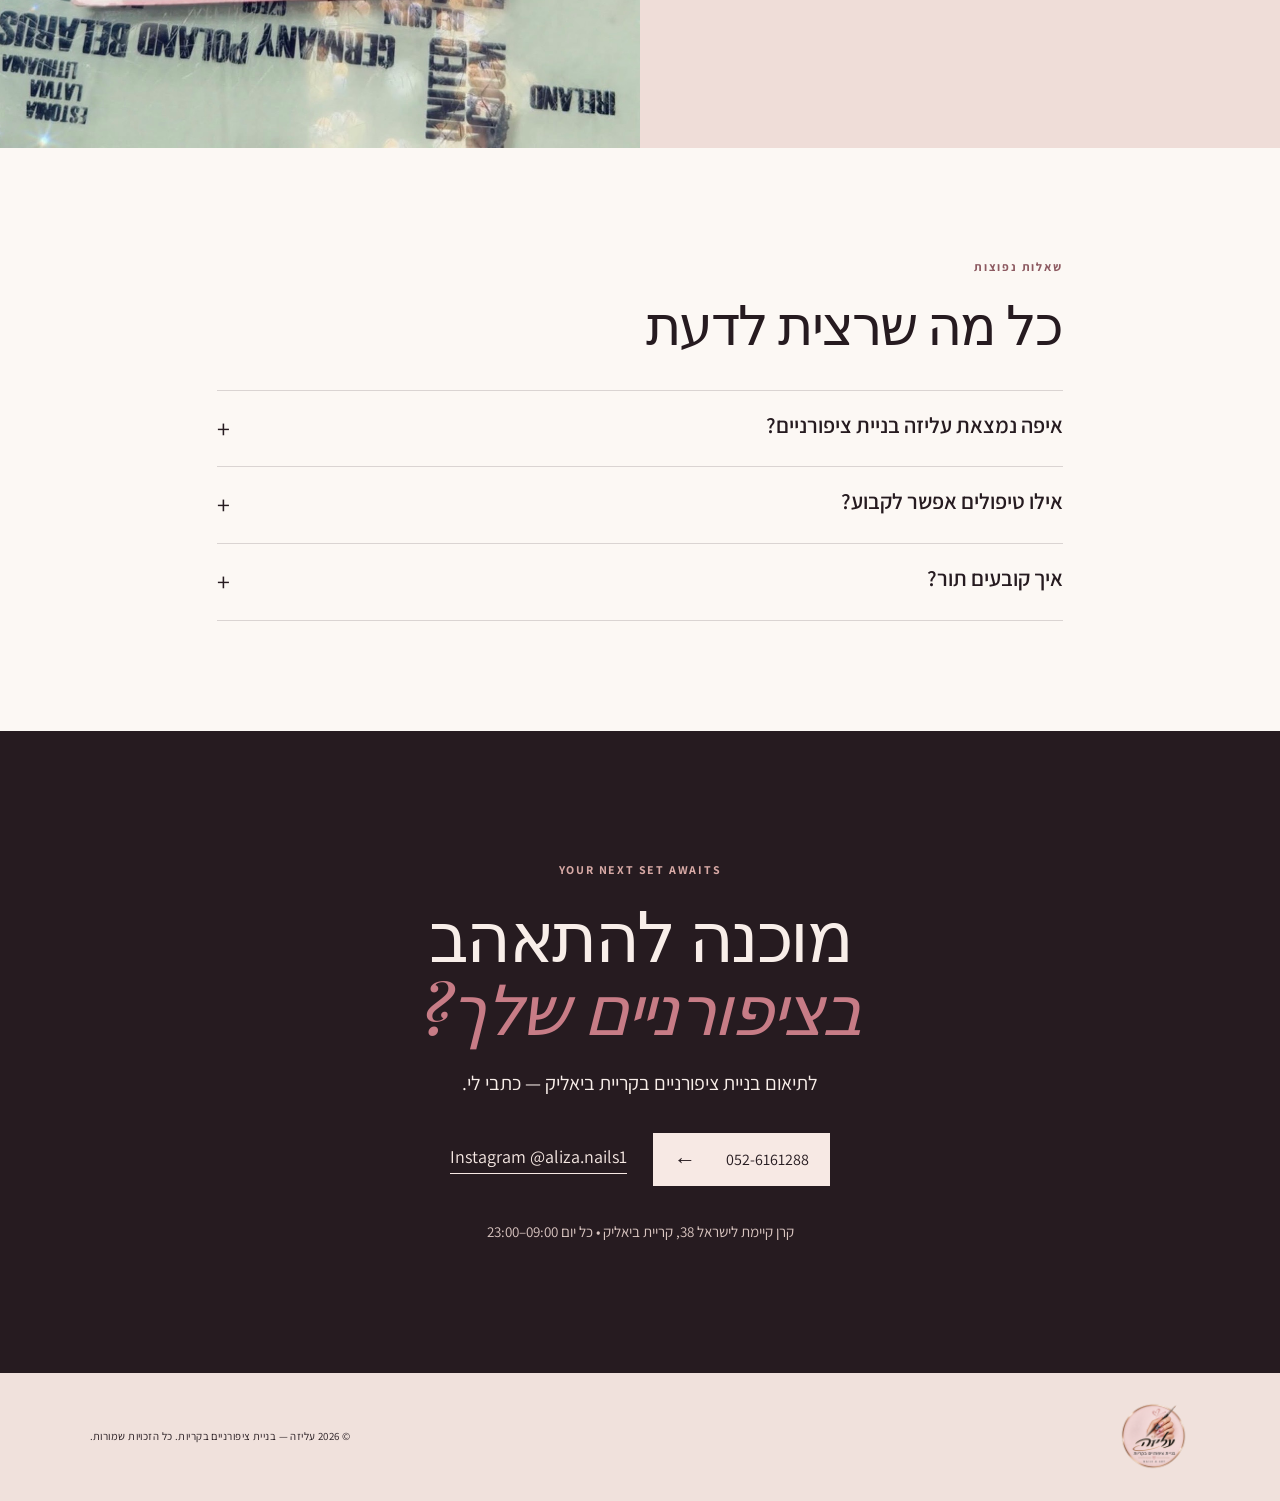
<file: work/aliza-nails-package/index.html>
<!doctype html>
<html lang="he" dir="rtl">
<head>
  <meta charset="UTF-8"><meta name="viewport" content="width=device-width, initial-scale=1.0">
  <meta name="description" content="עליזה – מומחית לבניית ציפורניים בקריות. בנייה באקריל ובג׳ל, קישוטים וציורים ידניים מדויקים בקריית ביאליק. 15 שנות ניסיון. לתיאום: 052-6161288.">
  <meta name="keywords" content="בניית ציפורניים בקריות, בניית ציפורניים קרית ביאליק, עליזה בניית ציפורניים, בניית ציפורניים באקריל, בניית ציפורניים בג׳ל, נייל ארט קריות">
  <meta name="robots" content="index, follow, max-image-preview:large"><meta name="theme-color" content="#261b20">
  <link rel="canonical" href="https://alizanails.github.io/">
  <meta property="og:locale" content="he_IL"><meta property="og:type" content="website"><meta property="og:title" content="עליזה | בניית ציפורניים בקריות"><meta property="og:description" content="15 שנות ניסיון בבניית ציפורניים באקריל ובג׳ל ועיצובים ידניים בקריית ביאליק."><meta property="og:url" content="https://alizanails.github.io/"><meta property="og:image" content="https://alizanails.github.io/assets/gallery/red-french.jpeg">
  <title>בניית ציפורניים בקריות | עליזה – קריית ביאליק</title>
  <link rel="preconnect" href="https://fonts.googleapis.com"><link rel="preconnect" href="https://fonts.gstatic.com" crossorigin>
  <link href="https://fonts.googleapis.com/css2?family=Assistant:wght@400;500;600;700&family=Playfair+Display:ital,wght@0,500;0,600;0,700;1,600&display=swap" rel="stylesheet"><link rel="stylesheet" href="style.css"><link rel="stylesheet" href="enhancements.css">
  <script type="application/ld+json">{"@context":"https://schema.org","@type":"NailSalon","name":"בניית ציפורניים בקריות עליזה","alternateName":"Aliza Nails","url":"https://alizanails.github.io/","logo":"https://alizanails.github.io/assets/logo.png","image":"https://alizanails.github.io/assets/gallery/handpainted-characters.jpeg","description":"בניית ציפורניים באקריל, לק ג׳ל וציורים מיוחדים בעבודת יד בקריית ביאליק. 15 שנות ניסיון.","telephone":"+972526161288","address":{"@type":"PostalAddress","streetAddress":"קרן קיימת לישראל 38","addressLocality":"קריית ביאליק","addressCountry":"IL"},"openingHours":"Mo-Su 09:00-23:00","areaServed":["קריית ביאליק","קריות","קריית מוצקין","קריית ים","קריית אתא"],"sameAs":["https://www.instagram.com/aliza.nails1/"]}</script>
</head>
<body>
  <div class="announcement">קריית ביאליק • 15 שנות ניסיון • פתוחה כל יום 09:00–23:00</div>
  <header class="site-header"><a class="brand" href="#top" aria-label="עליזה - דף הבית"><img src="assets/logo.png" alt="עליזה – בניית ציפורניים בקריות"></a><button class="menu-toggle" aria-label="פתיחת תפריט" aria-expanded="false"><span></span><span></span></button><nav class="nav" aria-label="ניווט ראשי"><a href="#about">קצת עליי</a><a href="#services">הטיפולים</a><a href="#gallery">גלריה</a><a href="#faq">שאלות נפוצות</a><a class="nav-cta" href="#contact">קביעת תור</a></nav></header>
  <main id="top">
    <section class="hero"><div class="hero-copy"><p class="eyebrow">ALIZA NAILS &amp; ART • KIRYAT BIALIK</p><h1>בניית ציפורניים<br><em>שהיא אמנות.</em></h1><p class="hero-text">עליזה — מומחית לבניית ציפורניים באקריל ולק ג׳ל, עם ציורים מיוחדים בעבודת יד ועיצובים מדויקים.</p><div class="hero-actions"><a class="button button-dark" href="https://wa.me/972526161288?text=%D7%94%D7%99%D7%99%20%D7%A2%D7%9C%D7%99%D7%96%D7%94%2C%20%D7%90%D7%A9%D7%9E%D7%97%20%D7%9C%D7%AA%D7%90%D7%9D%20%D7%AA%D7%95%D7%A8" target="_blank" rel="noopener">לקביעת תור ב־WhatsApp <span>←</span></a><a class="button button-instagram" href="https://www.instagram.com/aliza.nails1/" target="_blank" rel="noopener">לעמוד האינסטגרם <span>↗</span></a></div></div><div class="hero-art"><img class="hero-main-image" src="assets/gallery/handpainted-characters.jpeg" alt="ציורים מיוחדים בעבודת יד על ציפורניים של עליזה" fetchpriority="high"><div class="hero-stamp"><span>15</span> שנות<br>ניסיון</div><p class="photo-note">YOUR HANDS, YOUR STORY</p></div></section>
    <section class="featured-work"><div class="featured-heading"><p class="eyebrow">העבודות שלי</p><h2>הצצה לעבודות<br><em>שלי.</em></h2><a class="text-link" href="https://www.instagram.com/aliza.nails1/" target="_blank" rel="noopener">לעוד עבודות באינסטגרם <span>↗</span></a></div><div class="featured-grid"><img src="assets/gallery/pastel-acrylic.jpeg" alt="בניית ציפורניים באקריל צבעונית" loading="lazy"><img src="assets/gallery/gold-flowers.jpeg" alt="קישוטים ופרחי זהב על ציפורניים" loading="lazy"><img src="assets/gallery/butterfly-nails.jpeg" alt="ציורי פרפרים בעבודת יד על ציפורניים" loading="lazy"><img src="assets/gallery/valentine-nails.jpeg" alt="עיצוב ורוד בעבודת יד" loading="lazy"></div></section>
    <section class="intro" id="about"><p class="eyebrow">מומחית לבניית ציפורניים בקריות</p><h2>כל טיפול מותאם<br><em>בדיוק בשבילך.</em></h2><div class="intro-bottom"><p>נעים מאוד, אני עליזה. כבר 15 שנים שאני בונה ציפורניים בקריית ביאליק מתוך אהבה למקצוע ולפרטים הקטנים. כל טיפול מותאם אישית — מהמבנה המדויק ועד לצבע ולעיצוב שאת באמת אוהבת.</p><a class="text-link" href="#services">להכיר את הטיפולים <span>←</span></a></div></section>
    <section class="services" id="services"><div class="section-head"><div><p class="eyebrow">THE EXPERIENCE</p><h2>הטיפולים שלי</h2></div><p>בנייה מקצועית, עיצובים ייחודיים ותוצאה חזקה, מחמיאה ומדויקת.</p></div><div class="service-grid"><article class="service-card"><span class="service-number">01</span><h3>בניית ציפורניים באקריל</h3><p>מבנה עמיד ומדויק עם גימור נקי, בהתאמה לאורך ולצורת הציפורן שלך.</p></article><article class="service-card featured"><span class="service-number">02</span><h3>לק ג׳ל</h3><p>צבע מלא, ברק וגימור מוקפד בהתאמה לסגנון שלך.</p></article><article class="service-card"><span class="service-number">03</span><h3>ציורים מיוחדים בעבודת יד</h3><p>קישוטים, ציורים ידניים ועיצובים מורכבים ברמת דיוק גבוהה.</p></article></div></section>
    <section class="gallery" id="gallery"><div class="gallery-title"><p class="eyebrow">העבודות של עליזה</p><h2>הצצה מתוך<br><em>העבודות שלי.</em></h2><p>מבחר עבודות, צבעים וציורים מיוחדים.</p></div><div class="gallery-grid">
      <figure class="gallery-item tall"><img src="assets/gallery/pastel-acrylic.jpeg" alt="בניית ציפורניים אקריל צבעונית בקריות" loading="lazy"><figcaption>אקריל צבעוני</figcaption></figure><figure class="gallery-item"><img src="assets/gallery/pink-nail-art.jpeg" alt="נייל ארט ורוד בעבודת יד" loading="lazy"><figcaption>נייל ארט ורוד</figcaption></figure><figure class="gallery-item"><img src="assets/gallery/dalmatian-art.jpeg" alt="ציור ידני על ציפורניים דלמטי" loading="lazy"><figcaption>ציורים ידניים</figcaption></figure><figure class="gallery-item"><img src="assets/gallery/blue-nail-art.jpeg" alt="עיצוב ציפורניים כחול עם ציור ידני" loading="lazy"><figcaption>עיצוב כחול</figcaption></figure><figure class="gallery-item"><img src="assets/gallery/purple-foil.jpeg" alt="בניית ציפורניים צבעונית עם עלי זהב" loading="lazy"><figcaption>אקריל אומנותי</figcaption></figure><figure class="gallery-item"><img src="assets/gallery/tweety-art.jpeg" alt="ציור טוויטי ידני על ציפורניים" loading="lazy"><figcaption>דמויות מצוירות</figcaption></figure><figure class="gallery-item"><img src="assets/gallery/french-flowers.jpeg" alt="פרנץ׳ עדין עם פרחים בעיצוב ציפורניים" loading="lazy"><figcaption>פרנץ׳ ופרחים</figcaption></figure><figure class="gallery-item"><img src="assets/gallery/gold-flowers.jpeg" alt="עיצוב ציפורניים ורוד עם פרחי זהב" loading="lazy"><figcaption>קישוטי זהב</figcaption></figure><figure class="gallery-item"><img src="assets/gallery/valentine-nails.jpeg" alt="עיצוב ציפורניים ורוד לולנטיין" loading="lazy"><figcaption>עיצוב ורוד</figcaption></figure><figure class="gallery-item"><img src="assets/gallery/butterfly-nails.jpeg" alt="עיצוב פרפרים בעבודת יד על ציפורניים" loading="lazy"><figcaption>פרפרים מצוירים</figcaption></figure>
    </div></section>
    <section class="location"><div><p class="eyebrow">הסטודיו של עליזה</p><h2>בניית ציפורניים<br><em>בקריית ביאליק.</em></h2><p>קרן קיימת לישראל 38, קריית ביאליק<br>פתוחה כל יום, כולל שישי ושבת • 09:00–23:00</p><a class="text-link" href="https://www.google.com/maps/search/?api=1&query=%D7%A7%D7%A8%D7%9F+%D7%A7%D7%99%D7%99%D7%9E%D7%AA+%D7%9C%D7%99%D7%A9%D7%A8%D7%90%D7%9C+38+%D7%A7%D7%A8%D7%99%D7%99%D7%AA+%D7%91%D7%99%D7%90%D7%9C%D7%99%D7%A7" target="_blank" rel="noopener">לניווט ב־Google Maps <span>←</span></a></div><div class="location-image"><img src="assets/gallery/butterfly-nails.jpeg" alt="עיצוב פרפרים של עליזה בניית ציפורניים קריית ביאליק" loading="lazy"></div></section>
    <section class="faq" id="faq"><p class="eyebrow">שאלות נפוצות</p><h2>כל מה שרצית לדעת</h2><div class="faq-list"><details><summary>איפה נמצאת עליזה בניית ציפורניים?</summary><p>הסטודיו נמצא ברחוב קרן קיימת לישראל 38, קריית ביאליק, ונגיש ללקוחות מכל הקריות.</p></details><details><summary>אילו טיפולים אפשר לקבוע?</summary><p>בניית ציפורניים באקריל, בנייה בג׳ל, קישוטים, פרנץ׳, ציורים ידניים ועיצובים אישיים.</p></details><details><summary>איך קובעים תור?</summary><p>פשוט לוחצים על כפתור ה־WhatsApp באתר ושולחים הודעה לעליזה.</p></details></div></section>
    <section class="contact" id="contact"><p class="eyebrow">YOUR NEXT SET AWAITS</p><h2>מוכנה להתאהב<br><em>בציפורניים שלך?</em></h2><p>לתיאום בניית ציפורניים בקריית ביאליק — כתבי לי.</p><div class="contact-actions"><a class="button button-light" href="https://wa.me/972526161288?text=%D7%94%D7%99%D7%99%20%D7%A2%D7%9C%D7%99%D7%96%D7%94%2C%20%D7%90%D7%A9%D7%9E%D7%97%20%D7%9C%D7%AA%D7%90%D7%9D%20%D7%AA%D7%95%D7%A8" target="_blank" rel="noopener">052-6161288 <span>←</span></a><a class="instagram" href="https://www.instagram.com/aliza.nails1/" target="_blank" rel="noopener">Instagram <span>@aliza.nails1</span></a></div><address>קרן קיימת לישראל 38, קריית ביאליק • כל יום 09:00–23:00</address></section>
  </main>
  <footer><a class="brand" href="#top"><img src="assets/logo.png" alt="לוגו עליזה בניית ציפורניים"></a><p>© 2026 עליזה — בניית ציפורניים בקריות. כל הזכויות שמורות.</p></footer><script src="script.js"></script>
</body></html>
</file>
<file: style.css>
:root{--ink:#261b20;--rose:#c77c86;--blush:#f4e7e4;--cream:#fcf8f4;--line:rgba(38,27,32,.16)}*{box-sizing:border-box}html{scroll-behavior:smooth}body{margin:0;background:var(--cream);color:var(--ink);font-family:Assistant,Arial,sans-serif;font-size:18px;line-height:1.45}.announcement{background:var(--ink);color:#f5e8df;text-align:center;padding:8px 20px;font-size:14px;letter-spacing:.04em}.site-header{height:100px;display:flex;align-items:center;justify-content:space-between;max-width:1360px;margin:auto;padding:0 45px}.brand{display:block;text-decoration:none}.brand img{width:85px;height:85px;object-fit:contain;display:block}.nav{display:flex;align-items:center;gap:31px}.nav a{color:var(--ink);text-decoration:none;font-size:16px}.nav-cta{border:1px solid var(--ink);padding:10px 19px}.menu-toggle{display:none;background:none;border:0}.hero{min-height:620px;display:grid;grid-template-columns:1fr 1.04fr;overflow:hidden;background:var(--blush)}.hero-copy{align-self:center;padding:70px max(7vw,45px)}.eyebrow{font-size:12px;font-weight:700;letter-spacing:.15em;margin:0 0 19px;color:#8d5a61}.hero h1,h2{font-family:"Playfair Display",serif;font-weight:500;line-height:1.06;letter-spacing:-.035em;margin:0}.hero h1{font-size:clamp(53px,5.2vw,82px)}em{font-weight:500;color:var(--rose)}.hero-text{max-width:410px;font-size:20px;margin:27px 0 34px}.button{display:inline-flex;gap:30px;align-items:center;justify-content:space-between;text-decoration:none;padding:15px 21px;font-size:16px;transition:.25s}.button span,.text-link span{font-size:22px;line-height:.5}.button-dark{background:var(--ink);color:#fff}.button:hover{transform:translateY(-3px)}.hero-art{position:relative;min-height:620px;overflow:hidden;background:#ddc2bd}.hero-main-image{width:100%;height:100%;position:absolute;object-fit:cover;object-position:center;filter:saturate(.92)}.hero-small-image{position:absolute;width:180px;height:215px;object-fit:cover;bottom:35px;right:55px;border:8px solid var(--cream)}.hero-stamp{position:absolute;width:130px;height:130px;border-radius:50%;background:#f5dedb;left:35px;bottom:36px;display:flex;align-items:center;justify-content:center;text-align:center;line-height:1.05;font-size:14px;transform:rotate(-10deg)}.hero-stamp span{font-family:"Playfair Display",serif;font-size:38px;margin-left:7px}.photo-note{position:absolute;top:30px;left:35px;color:white;font-size:10px;letter-spacing:.2em;writing-mode:vertical-rl}.intro{padding:140px max(8vw,45px)}.intro h2{font-size:clamp(43px,5vw,72px)}.intro-bottom{display:flex;justify-content:space-between;align-items:flex-end;gap:40px;margin-top:40px}.intro-bottom p{max-width:490px;margin:0;font-size:20px}.text-link{color:var(--ink);text-decoration:none;border-bottom:1px solid var(--ink);padding-bottom:4px;white-space:nowrap}.services{background:#e7d5cf;padding:115px max(8vw,45px)}.section-head{display:flex;align-items:end;justify-content:space-between;gap:40px}.section-head h2{font-size:55px}.section-head>p{max-width:345px;margin:0}.service-grid{display:grid;grid-template-columns:repeat(3,1fr);margin-top:54px;border-top:1px solid var(--line)}.service-card{min-height:280px;padding:28px 29px;border-left:1px solid var(--line);display:flex;flex-direction:column}.service-card:last-child{border-left:0}.service-card.featured{background:var(--ink);color:#fff}.service-number{font-family:"Playfair Display";font-size:18px;color:var(--rose)}.service-card h3{font-family:"Playfair Display";font-size:29px;font-weight:500;margin:auto 0 8px}.service-card p{margin:0;max-width:280px}.gallery{padding:130px max(8vw,45px);display:grid;grid-template-columns:30% 1fr;gap:7%}.gallery h2{font-size:clamp(43px,4.7vw,68px)}.gallery-title>p:last-child{max-width:290px;margin-top:28px}.gallery-grid{display:grid;grid-template-columns:repeat(2,1fr);grid-auto-rows:235px;gap:16px}.gallery-item{position:relative;overflow:hidden;margin:0;background:#e7d5cf}.gallery-item.tall{grid-row:span 2}.gallery-item img{width:100%;height:100%;object-fit:cover;display:block;transition:transform .5s}.gallery-item:hover img{transform:scale(1.04)}.gallery-item figcaption{position:absolute;inset:auto 0 0;padding:30px 12px 10px;color:#fff;background:linear-gradient(transparent,rgba(0,0,0,.6));font-size:14px}.location{display:grid;grid-template-columns:1fr 1fr;min-height:490px;background:#efddd8}.location>div:first-child{padding:110px max(8vw,45px)}.location h2{font-size:clamp(42px,4.6vw,65px)}.location p:not(.eyebrow){font-size:20px;margin:26px 0}.location-image{overflow:hidden}.location-image img{width:100%;height:100%;object-fit:cover}.faq{padding:110px max(8vw,45px);max-width:1050px;margin:auto}.faq h2{font-size:54px}.faq-list{margin-top:38px;border-top:1px solid var(--line)}details{border-bottom:1px solid var(--line);padding:19px 0}summary{cursor:pointer;font-size:22px;font-weight:600;list-style:none;display:flex;justify-content:space-between}summary::after{content:"+";font-size:26px;font-weight:400}details[open] summary::after{content:"−"}details p{max-width:630px;margin:13px 0 0}.contact{background:var(--ink);color:#f8eee9;text-align:center;padding:130px 20px}.contact .eyebrow{color:#d7a9a5}.contact h2{font-size:clamp(45px,5.4vw,77px)}.contact>p:not(.eyebrow){font-size:20px;margin:25px auto 35px}.contact-actions{display:flex;justify-content:center;align-items:center;gap:26px}.button-light{background:#f7e9e4;color:var(--ink)}.instagram{color:#f7e9e4;text-decoration:none;border-bottom:1px solid #f7e9e4;padding-bottom:3px}.contact address{font-style:normal;font-size:15px;margin-top:35px;color:#d9c5c0}footer{display:flex;justify-content:space-between;align-items:center;padding:28px max(7vw,45px);background:#f0e1dc}footer .brand img{width:72px;height:72px}footer p{font-size:11px;letter-spacing:.04em;margin:0}@media(max-width:760px){body{font-size:17px}.announcement{font-size:11px}.site-header{height:77px;padding:0 20px}.brand img{width:68px;height:68px}.nav{display:none;position:absolute;z-index:2;left:0;right:0;top:108px;background:var(--cream);padding:24px;flex-direction:column;box-shadow:0 15px 30px #0002}.nav.open{display:flex}.menu-toggle{display:flex;width:32px;flex-direction:column;gap:6px}.menu-toggle span{height:1px;width:28px;background:var(--ink)}.hero{grid-template-columns:1fr}.hero-copy{padding:75px 28px 55px}.hero-art{min-height:470px}.hero-small-image{right:auto;left:23px;width:145px;height:178px}.hero-stamp{left:auto;right:23px;width:112px;height:112px}.intro,.services{padding:85px 28px}.intro-bottom,.section-head{display:block}.intro-bottom p,.section-head>p{margin:27px 0}.service-grid{grid-template-columns:1fr}.service-card{min-height:210px;border-left:0;border-bottom:1px solid var(--line)}.gallery{padding:85px 28px;display:block}.gallery-grid{margin-top:42px;grid-auto-rows:190px;gap:10px}.gallery-item.tall{grid-row:span 1}.location{grid-template-columns:1fr}.location>div:first-child{padding:85px 28px}.location-image{height:340px}.faq{padding:85px 28px}.faq h2{font-size:45px}.promise{padding:90px 20px}.contact{padding:90px 20px}.contact-actions{flex-direction:column;gap:23px}footer{padding:24px 25px;align-items:center}footer p{max-width:160px;text-align:left;font-size:9px}}
</file>
<file: enhancements.css>
.hero-actions{display:flex;flex-wrap:wrap;gap:12px}.button-instagram{background:#fff;color:#261b20;border:1px solid #261b20}.featured-work{padding:76px max(8vw,45px);display:grid;grid-template-columns:30% 1fr;gap:7%;background:#fff}.featured-heading h2{font-size:clamp(38px,4vw,57px);margin-bottom:30px}.featured-grid{display:grid;grid-template-columns:repeat(4,1fr);gap:12px;align-items:end}.featured-grid img{display:block;width:100%;height:275px;object-fit:cover}.featured-grid img:nth-child(2),.featured-grid img:nth-child(4){height:210px}@media(max-width:760px){.hero-actions{display:grid}.hero-actions .button{width:100%}.featured-work{padding:62px 28px;display:block}.featured-heading{margin-bottom:30px}.featured-grid{grid-template-columns:1fr 1fr;gap:9px}.featured-grid img,.featured-grid img:nth-child(2),.featured-grid img:nth-child(4){height:200px}.featured-grid img:nth-child(2),.featured-grid img:nth-child(3){height:245px}}
</file>
<file: aliza-nails-package/style.css>
:root{--ink:#261b20;--rose:#c77c86;--blush:#f4e7e4;--cream:#fcf8f4;--line:rgba(38,27,32,.16)}*{box-sizing:border-box}html{scroll-behavior:smooth}body{margin:0;background:var(--cream);color:var(--ink);font-family:Assistant,Arial,sans-serif;font-size:18px;line-height:1.45}.announcement{background:var(--ink);color:#f5e8df;text-align:center;padding:8px 20px;font-size:14px;letter-spacing:.04em}.site-header{height:100px;display:flex;align-items:center;justify-content:space-between;max-width:1360px;margin:auto;padding:0 45px}.brand{display:block;text-decoration:none}.brand img{width:85px;height:85px;object-fit:contain;display:block}.nav{display:flex;align-items:center;gap:31px}.nav a{color:var(--ink);text-decoration:none;font-size:16px}.nav-cta{border:1px solid var(--ink);padding:10px 19px}.menu-toggle{display:none;background:none;border:0}.hero{min-height:620px;display:grid;grid-template-columns:1fr 1.04fr;overflow:hidden;background:var(--blush)}.hero-copy{align-self:center;padding:70px max(7vw,45px)}.eyebrow{font-size:12px;font-weight:700;letter-spacing:.15em;margin:0 0 19px;color:#8d5a61}.hero h1,h2{font-family:"Playfair Display",serif;font-weight:500;line-height:1.06;letter-spacing:-.035em;margin:0}.hero h1{font-size:clamp(53px,5.2vw,82px)}em{font-weight:500;color:var(--rose)}.hero-text{max-width:410px;font-size:20px;margin:27px 0 34px}.button{display:inline-flex;gap:30px;align-items:center;justify-content:space-between;text-decoration:none;padding:15px 21px;font-size:16px;transition:.25s}.button span,.text-link span{font-size:22px;line-height:.5}.button-dark{background:var(--ink);color:#fff}.button:hover{transform:translateY(-3px)}.hero-art{position:relative;min-height:620px;overflow:hidden;background:#ddc2bd}.hero-main-image{width:100%;height:100%;position:absolute;object-fit:cover;object-position:center;filter:saturate(.92)}.hero-small-image{position:absolute;width:180px;height:215px;object-fit:cover;bottom:35px;right:55px;border:8px solid var(--cream)}.hero-stamp{position:absolute;width:130px;height:130px;border-radius:50%;background:#f5dedb;left:35px;bottom:36px;display:flex;align-items:center;justify-content:center;text-align:center;line-height:1.05;font-size:14px;transform:rotate(-10deg)}.hero-stamp span{font-family:"Playfair Display",serif;font-size:38px;margin-left:7px}.photo-note{position:absolute;top:30px;left:35px;color:white;font-size:10px;letter-spacing:.2em;writing-mode:vertical-rl}.intro{padding:140px max(8vw,45px)}.intro h2{font-size:clamp(43px,5vw,72px)}.intro-bottom{display:flex;justify-content:space-between;align-items:flex-end;gap:40px;margin-top:40px}.intro-bottom p{max-width:490px;margin:0;font-size:20px}.text-link{color:var(--ink);text-decoration:none;border-bottom:1px solid var(--ink);padding-bottom:4px;white-space:nowrap}.services{background:#e7d5cf;padding:115px max(8vw,45px)}.section-head{display:flex;align-items:end;justify-content:space-between;gap:40px}.section-head h2{font-size:55px}.section-head>p{max-width:345px;margin:0}.service-grid{display:grid;grid-template-columns:repeat(3,1fr);margin-top:54px;border-top:1px solid var(--line)}.service-card{min-height:280px;padding:28px 29px;border-left:1px solid var(--line);display:flex;flex-direction:column}.service-card:last-child{border-left:0}.service-card.featured{background:var(--ink);color:#fff}.service-number{font-family:"Playfair Display";font-size:18px;color:var(--rose)}.service-card h3{font-family:"Playfair Display";font-size:29px;font-weight:500;margin:auto 0 8px}.service-card p{margin:0;max-width:280px}.gallery{padding:130px max(8vw,45px);display:grid;grid-template-columns:30% 1fr;gap:7%}.gallery h2{font-size:clamp(43px,4.7vw,68px)}.gallery-title>p:last-child{max-width:290px;margin-top:28px}.gallery-grid{display:grid;grid-template-columns:repeat(2,1fr);grid-auto-rows:235px;gap:16px}.gallery-item{position:relative;overflow:hidden;margin:0;background:#e7d5cf}.gallery-item.tall{grid-row:span 2}.gallery-item img{width:100%;height:100%;object-fit:cover;display:block;transition:transform .5s}.gallery-item:hover img{transform:scale(1.04)}.gallery-item figcaption{position:absolute;inset:auto 0 0;padding:30px 12px 10px;color:#fff;background:linear-gradient(transparent,rgba(0,0,0,.6));font-size:14px}.location{display:grid;grid-template-columns:1fr 1fr;min-height:490px;background:#efddd8}.location>div:first-child{padding:110px max(8vw,45px)}.location h2{font-size:clamp(42px,4.6vw,65px)}.location p:not(.eyebrow){font-size:20px;margin:26px 0}.location-image{overflow:hidden}.location-image img{width:100%;height:100%;object-fit:cover}.faq{padding:110px max(8vw,45px);max-width:1050px;margin:auto}.faq h2{font-size:54px}.faq-list{margin-top:38px;border-top:1px solid var(--line)}details{border-bottom:1px solid var(--line);padding:19px 0}summary{cursor:pointer;font-size:22px;font-weight:600;list-style:none;display:flex;justify-content:space-between}summary::after{content:"+";font-size:26px;font-weight:400}details[open] summary::after{content:"−"}details p{max-width:630px;margin:13px 0 0}.contact{background:var(--ink);color:#f8eee9;text-align:center;padding:130px 20px}.contact .eyebrow{color:#d7a9a5}.contact h2{font-size:clamp(45px,5.4vw,77px)}.contact>p:not(.eyebrow){font-size:20px;margin:25px auto 35px}.contact-actions{display:flex;justify-content:center;align-items:center;gap:26px}.button-light{background:#f7e9e4;color:var(--ink)}.instagram{color:#f7e9e4;text-decoration:none;border-bottom:1px solid #f7e9e4;padding-bottom:3px}.contact address{font-style:normal;font-size:15px;margin-top:35px;color:#d9c5c0}footer{display:flex;justify-content:space-between;align-items:center;padding:28px max(7vw,45px);background:#f0e1dc}footer .brand img{width:72px;height:72px}footer p{font-size:11px;letter-spacing:.04em;margin:0}@media(max-width:760px){body{font-size:17px}.announcement{font-size:11px}.site-header{height:77px;padding:0 20px}.brand img{width:68px;height:68px}.nav{display:none;position:absolute;z-index:2;left:0;right:0;top:108px;background:var(--cream);padding:24px;flex-direction:column;box-shadow:0 15px 30px #0002}.nav.open{display:flex}.menu-toggle{display:flex;width:32px;flex-direction:column;gap:6px}.menu-toggle span{height:1px;width:28px;background:var(--ink)}.hero{grid-template-columns:1fr}.hero-copy{padding:75px 28px 55px}.hero-art{min-height:470px}.hero-small-image{right:auto;left:23px;width:145px;height:178px}.hero-stamp{left:auto;right:23px;width:112px;height:112px}.intro,.services{padding:85px 28px}.intro-bottom,.section-head{display:block}.intro-bottom p,.section-head>p{margin:27px 0}.service-grid{grid-template-columns:1fr}.service-card{min-height:210px;border-left:0;border-bottom:1px solid var(--line)}.gallery{padding:85px 28px;display:block}.gallery-grid{margin-top:42px;grid-auto-rows:190px;gap:10px}.gallery-item.tall{grid-row:span 1}.location{grid-template-columns:1fr}.location>div:first-child{padding:85px 28px}.location-image{height:340px}.faq{padding:85px 28px}.faq h2{font-size:45px}.promise{padding:90px 20px}.contact{padding:90px 20px}.contact-actions{flex-direction:column;gap:23px}footer{padding:24px 25px;align-items:center}footer p{max-width:160px;text-align:left;font-size:9px}}
</file>
<file: work/aliza-nails-package/style.css>
:root{--ink:#261b20;--rose:#c77c86;--blush:#f4e7e4;--cream:#fcf8f4;--line:rgba(38,27,32,.16)}*{box-sizing:border-box}html{scroll-behavior:smooth}body{margin:0;background:var(--cream);color:var(--ink);font-family:Assistant,Arial,sans-serif;font-size:18px;line-height:1.45}.announcement{background:var(--ink);color:#f5e8df;text-align:center;padding:8px 20px;font-size:14px;letter-spacing:.04em}.site-header{height:100px;display:flex;align-items:center;justify-content:space-between;max-width:1360px;margin:auto;padding:0 45px}.brand{display:block;text-decoration:none}.brand img{width:85px;height:85px;object-fit:contain;display:block}.nav{display:flex;align-items:center;gap:31px}.nav a{color:var(--ink);text-decoration:none;font-size:16px}.nav-cta{border:1px solid var(--ink);padding:10px 19px}.menu-toggle{display:none;background:none;border:0}.hero{min-height:620px;display:grid;grid-template-columns:1fr 1.04fr;overflow:hidden;background:var(--blush)}.hero-copy{align-self:center;padding:70px max(7vw,45px)}.eyebrow{font-size:12px;font-weight:700;letter-spacing:.15em;margin:0 0 19px;color:#8d5a61}.hero h1,h2{font-family:"Playfair Display",serif;font-weight:500;line-height:1.06;letter-spacing:-.035em;margin:0}.hero h1{font-size:clamp(53px,5.2vw,82px)}em{font-weight:500;color:var(--rose)}.hero-text{max-width:410px;font-size:20px;margin:27px 0 34px}.button{display:inline-flex;gap:30px;align-items:center;justify-content:space-between;text-decoration:none;padding:15px 21px;font-size:16px;transition:.25s}.button span,.text-link span{font-size:22px;line-height:.5}.button-dark{background:var(--ink);color:#fff}.button:hover{transform:translateY(-3px)}.hero-art{position:relative;min-height:620px;overflow:hidden;background:#ddc2bd}.hero-main-image{width:100%;height:100%;position:absolute;object-fit:cover;object-position:center;filter:saturate(.92)}.hero-small-image{position:absolute;width:180px;height:215px;object-fit:cover;bottom:35px;right:55px;border:8px solid var(--cream)}.hero-stamp{position:absolute;width:130px;height:130px;border-radius:50%;background:#f5dedb;left:35px;bottom:36px;display:flex;align-items:center;justify-content:center;text-align:center;line-height:1.05;font-size:14px;transform:rotate(-10deg)}.hero-stamp span{font-family:"Playfair Display",serif;font-size:38px;margin-left:7px}.photo-note{position:absolute;top:30px;left:35px;color:white;font-size:10px;letter-spacing:.2em;writing-mode:vertical-rl}.intro{padding:140px max(8vw,45px)}.intro h2{font-size:clamp(43px,5vw,72px)}.intro-bottom{display:flex;justify-content:space-between;align-items:flex-end;gap:40px;margin-top:40px}.intro-bottom p{max-width:490px;margin:0;font-size:20px}.text-link{color:var(--ink);text-decoration:none;border-bottom:1px solid var(--ink);padding-bottom:4px;white-space:nowrap}.services{background:#e7d5cf;padding:115px max(8vw,45px)}.section-head{display:flex;align-items:end;justify-content:space-between;gap:40px}.section-head h2{font-size:55px}.section-head>p{max-width:345px;margin:0}.service-grid{display:grid;grid-template-columns:repeat(3,1fr);margin-top:54px;border-top:1px solid var(--line)}.service-card{min-height:280px;padding:28px 29px;border-left:1px solid var(--line);display:flex;flex-direction:column}.service-card:last-child{border-left:0}.service-card.featured{background:var(--ink);color:#fff}.service-number{font-family:"Playfair Display";font-size:18px;color:var(--rose)}.service-card h3{font-family:"Playfair Display";font-size:29px;font-weight:500;margin:auto 0 8px}.service-card p{margin:0;max-width:280px}.gallery{padding:130px max(8vw,45px);display:grid;grid-template-columns:30% 1fr;gap:7%}.gallery h2{font-size:clamp(43px,4.7vw,68px)}.gallery-title>p:last-child{max-width:290px;margin-top:28px}.gallery-grid{display:grid;grid-template-columns:repeat(2,1fr);grid-auto-rows:235px;gap:16px}.gallery-item{position:relative;overflow:hidden;margin:0;background:#e7d5cf}.gallery-item.tall{grid-row:span 2}.gallery-item img{width:100%;height:100%;object-fit:cover;display:block;transition:transform .5s}.gallery-item:hover img{transform:scale(1.04)}.gallery-item figcaption{position:absolute;inset:auto 0 0;padding:30px 12px 10px;color:#fff;background:linear-gradient(transparent,rgba(0,0,0,.6));font-size:14px}.location{display:grid;grid-template-columns:1fr 1fr;min-height:490px;background:#efddd8}.location>div:first-child{padding:110px max(8vw,45px)}.location h2{font-size:clamp(42px,4.6vw,65px)}.location p:not(.eyebrow){font-size:20px;margin:26px 0}.location-image{overflow:hidden}.location-image img{width:100%;height:100%;object-fit:cover}.faq{padding:110px max(8vw,45px);max-width:1050px;margin:auto}.faq h2{font-size:54px}.faq-list{margin-top:38px;border-top:1px solid var(--line)}details{border-bottom:1px solid var(--line);padding:19px 0}summary{cursor:pointer;font-size:22px;font-weight:600;list-style:none;display:flex;justify-content:space-between}summary::after{content:"+";font-size:26px;font-weight:400}details[open] summary::after{content:"−"}details p{max-width:630px;margin:13px 0 0}.contact{background:var(--ink);color:#f8eee9;text-align:center;padding:130px 20px}.contact .eyebrow{color:#d7a9a5}.contact h2{font-size:clamp(45px,5.4vw,77px)}.contact>p:not(.eyebrow){font-size:20px;margin:25px auto 35px}.contact-actions{display:flex;justify-content:center;align-items:center;gap:26px}.button-light{background:#f7e9e4;color:var(--ink)}.instagram{color:#f7e9e4;text-decoration:none;border-bottom:1px solid #f7e9e4;padding-bottom:3px}.contact address{font-style:normal;font-size:15px;margin-top:35px;color:#d9c5c0}footer{display:flex;justify-content:space-between;align-items:center;padding:28px max(7vw,45px);background:#f0e1dc}footer .brand img{width:72px;height:72px}footer p{font-size:11px;letter-spacing:.04em;margin:0}@media(max-width:760px){body{font-size:17px}.announcement{font-size:11px}.site-header{height:77px;padding:0 20px}.brand img{width:68px;height:68px}.nav{display:none;position:absolute;z-index:2;left:0;right:0;top:108px;background:var(--cream);padding:24px;flex-direction:column;box-shadow:0 15px 30px #0002}.nav.open{display:flex}.menu-toggle{display:flex;width:32px;flex-direction:column;gap:6px}.menu-toggle span{height:1px;width:28px;background:var(--ink)}.hero{grid-template-columns:1fr}.hero-copy{padding:75px 28px 55px}.hero-art{min-height:470px}.hero-small-image{right:auto;left:23px;width:145px;height:178px}.hero-stamp{left:auto;right:23px;width:112px;height:112px}.intro,.services{padding:85px 28px}.intro-bottom,.section-head{display:block}.intro-bottom p,.section-head>p{margin:27px 0}.service-grid{grid-template-columns:1fr}.service-card{min-height:210px;border-left:0;border-bottom:1px solid var(--line)}.gallery{padding:85px 28px;display:block}.gallery-grid{margin-top:42px;grid-auto-rows:190px;gap:10px}.gallery-item.tall{grid-row:span 1}.location{grid-template-columns:1fr}.location>div:first-child{padding:85px 28px}.location-image{height:340px}.faq{padding:85px 28px}.faq h2{font-size:45px}.promise{padding:90px 20px}.contact{padding:90px 20px}.contact-actions{flex-direction:column;gap:23px}footer{padding:24px 25px;align-items:center}footer p{max-width:160px;text-align:left;font-size:9px}}
</file>
<file: work/aliza-nails-package/enhancements.css>
.hero{min-height:540px}.hero-art{min-height:540px}.hero-actions{display:flex;flex-wrap:wrap;gap:12px}.button-instagram{background:#fff;color:#261b20;border:1px solid #261b20}.featured-work{padding:48px max(6vw,45px) 58px;display:grid;grid-template-columns:24% 1fr;gap:5%;background:#fff}.featured-heading h2{font-size:clamp(38px,4vw,57px);margin-bottom:25px}.featured-grid{display:grid;grid-template-columns:repeat(4,1fr);gap:15px;align-items:center}.featured-grid img{display:block;width:100%;height:355px;object-fit:cover}.featured-grid img:nth-child(2),.featured-grid img:nth-child(4){height:310px}@media(max-width:760px){.hero,.hero-art{min-height:470px}.hero-actions{display:grid}.hero-actions .button{width:100%}.featured-work{padding:48px 28px;display:block}.featured-heading{margin-bottom:27px}.featured-grid{grid-template-columns:1fr 1fr;gap:9px}.featured-grid img,.featured-grid img:nth-child(2),.featured-grid img:nth-child(4){height:250px}.featured-grid img:nth-child(2),.featured-grid img:nth-child(3){height:290px}}
</file>
